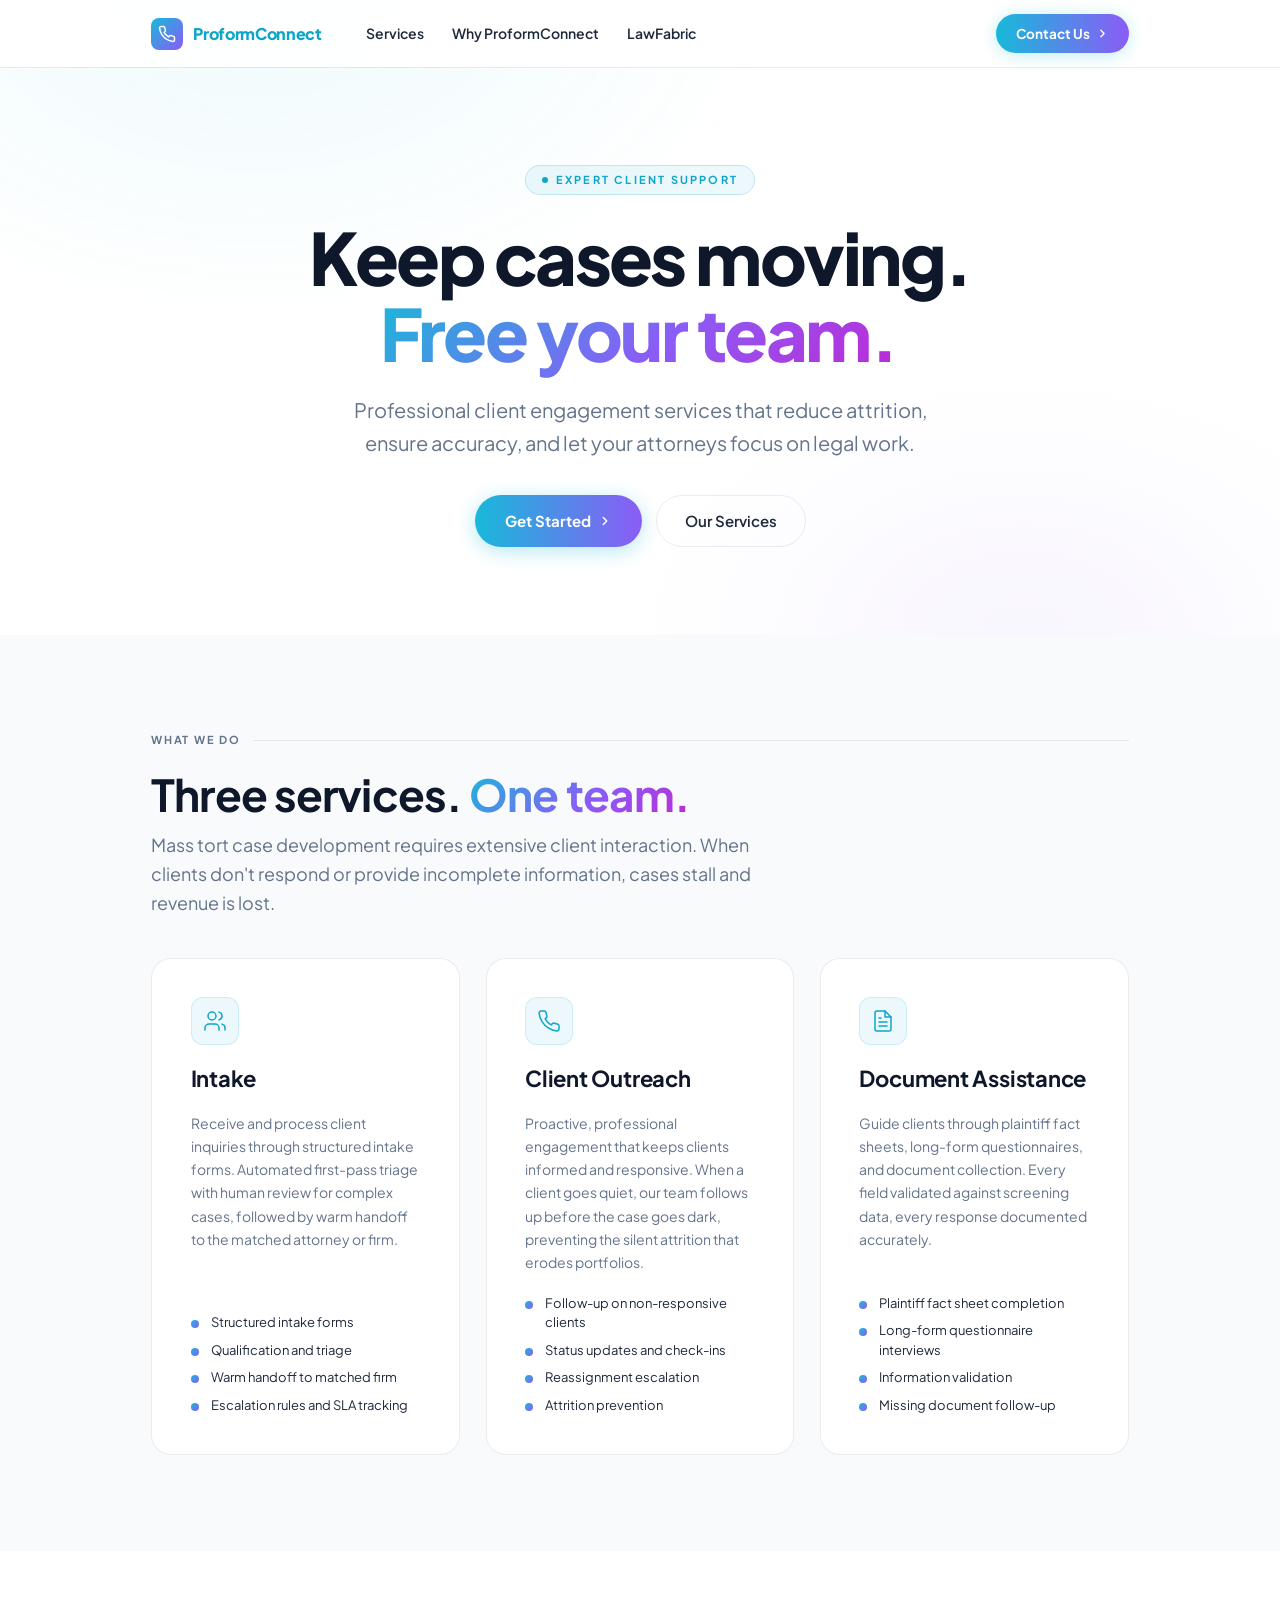
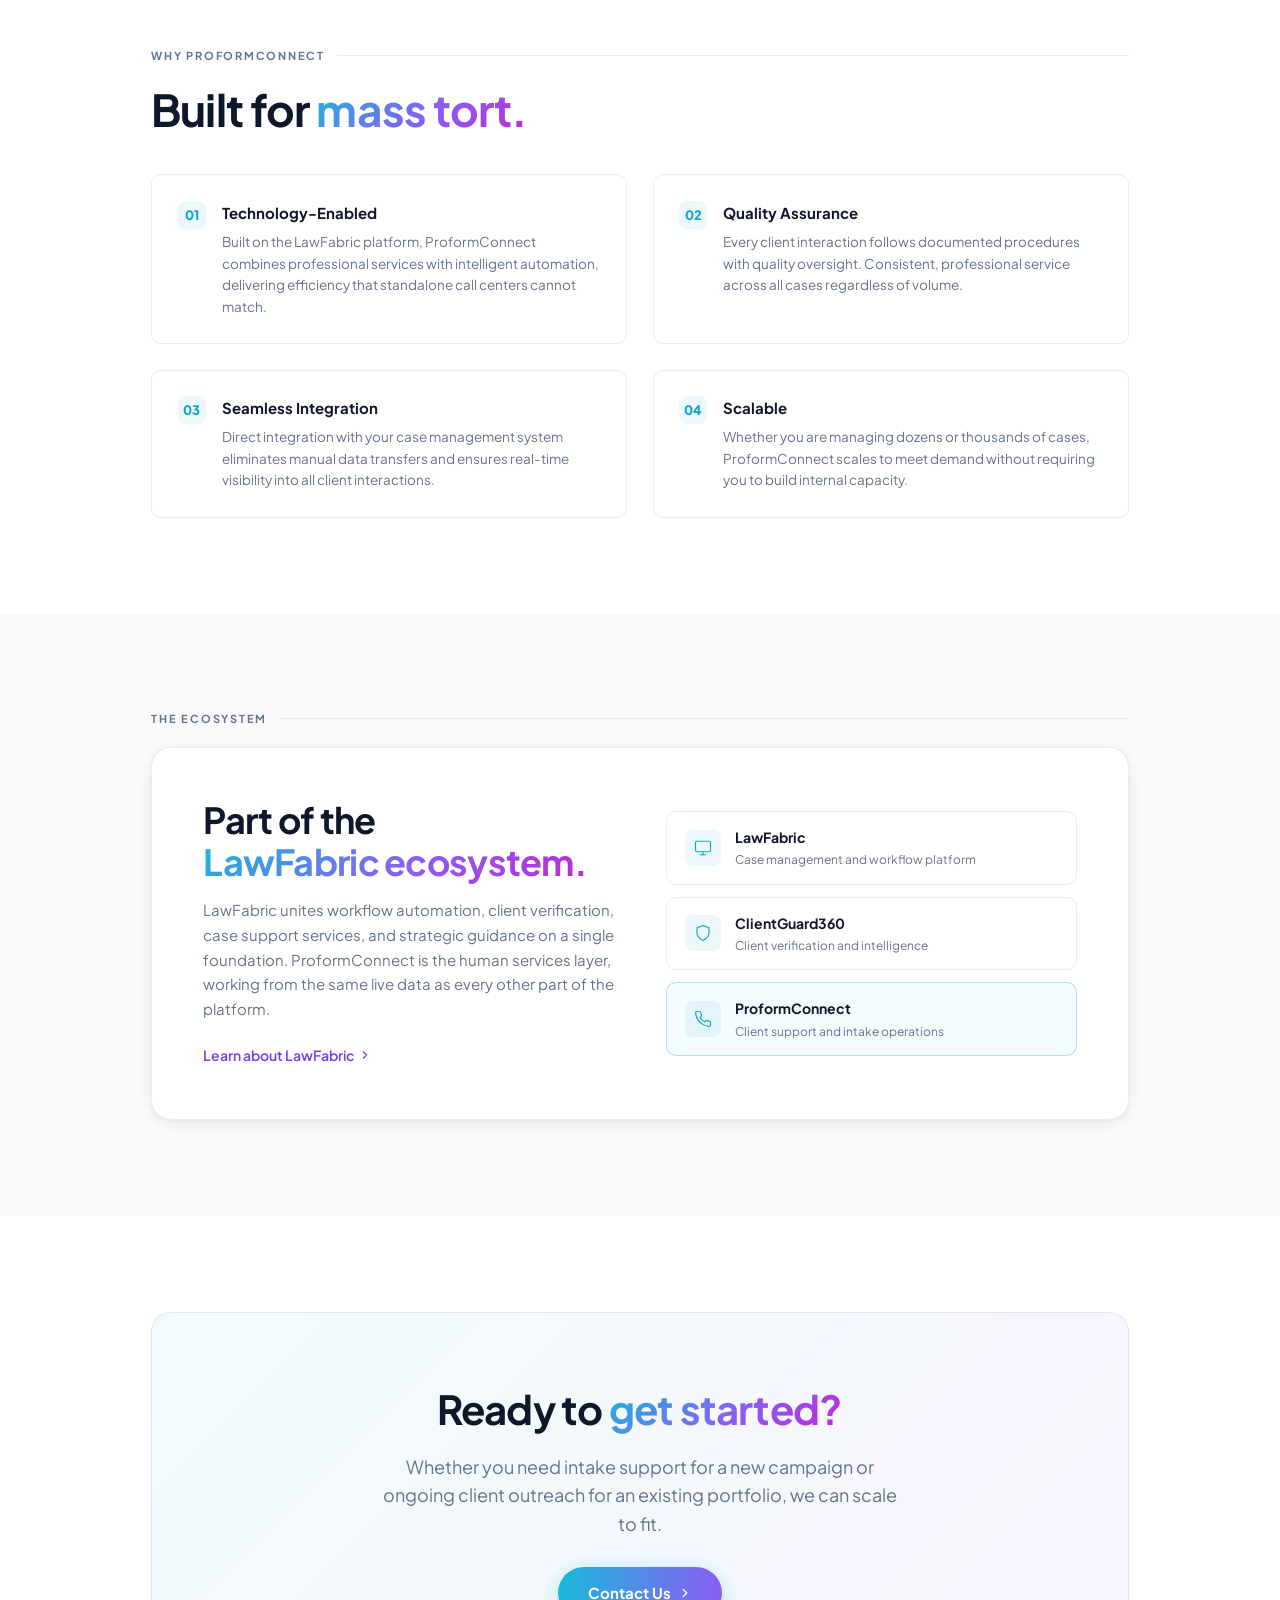
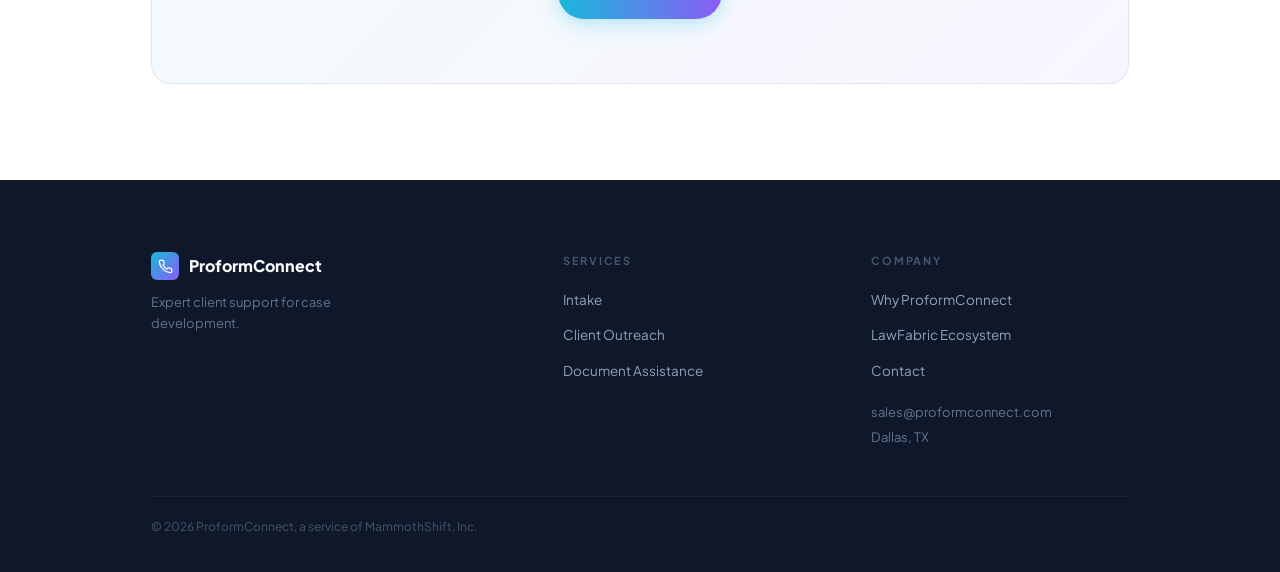
<file: v1/index.html>
<!DOCTYPE html>
<html lang="en">
<head>
  <meta charset="UTF-8">
  <meta name="viewport" content="width=device-width, initial-scale=1.0">
  <meta name="description" content="Professional client engagement services for plaintiff law firms. Intake, client outreach, and document assistance that keep cases moving forward.">
  <meta property="og:type" content="website">
  <meta property="og:title" content="ProformConnect | Expert Client Support for Case Development">
  <meta property="og:description" content="Professional client engagement services for plaintiff law firms. Intake, client outreach, and document assistance that keep cases moving forward.">
  <title>ProformConnect | Expert Client Support for Case Development</title>
  <link rel="preconnect" href="https://fonts.googleapis.com">
  <link rel="preconnect" href="https://fonts.gstatic.com" crossorigin>
  <link href="https://fonts.googleapis.com/css2?family=Plus+Jakarta+Sans:wght@300;400;500;600;700;800&display=swap" rel="stylesheet">
  <link rel="stylesheet" href="css/main.css">
</head>
<body>


<!-- ══════════════════════════════════════════════
     NAV
══════════════════════════════════════════════ -->
<nav class="nav" id="nav">
  <div class="nav__inner">

    <a href="index.html" class="nav__logo">
      <div class="nav__logo-icon">
        <svg viewBox="0 0 24 24"><path d="M22 16.92v3a2 2 0 0 1-2.18 2 19.79 19.79 0 0 1-8.63-3.07 19.5 19.5 0 0 1-6-6 19.79 19.79 0 0 1-3.07-8.67A2 2 0 0 1 4.11 2h3a2 2 0 0 1 2 1.72 12.84 12.84 0 0 0 .7 2.81 2 2 0 0 1-.45 2.11L8.09 9.91a16 16 0 0 0 6 6l1.27-1.27a2 2 0 0 1 2.11-.45 12.84 12.84 0 0 0 2.81.7A2 2 0 0 1 22 16.92z"/></svg>
      </div>
      ProformConnect
    </a>

    <ul class="nav__links">
      <li><a class="nav__link" href="#services">Services</a></li>
      <li><a class="nav__link" href="#why">Why ProformConnect</a></li>
      <li><a class="nav__link" href="#ecosystem">LawFabric</a></li>
    </ul>

    <a href="#contact" class="nav__cta">
      Contact Us
      <svg width="13" height="13" viewBox="0 0 24 24" fill="none" stroke="currentColor" stroke-width="2.5" stroke-linecap="round" stroke-linejoin="round"><polyline points="9 18 15 12 9 6"/></svg>
    </a>

    <button class="nav__burger" id="burger" aria-label="Menu">
      <span></span><span></span><span></span>
    </button>

  </div>

  <div class="nav__mobile" id="mobile-nav">
    <a href="#services">Services</a>
    <a href="#why">Why ProformConnect</a>
    <a href="#ecosystem">LawFabric</a>
    <a href="#contact" style="color:var(--cyan); font-weight:700;">Contact Us</a>
  </div>
</nav>


<!-- ══════════════════════════════════════════════
     HERO
══════════════════════════════════════════════ -->
<section class="hero">
  <div class="wrap">

    <div class="hero__eyebrow anim">Expert Client Support</div>

    <h1 class="hero__headline anim d1">
      Keep cases moving.<br>
      <span class="grad">Free your team.</span>
    </h1>

    <p class="hero__sub anim d2">
      Professional client engagement services that reduce attrition, ensure accuracy, and let your attorneys focus on legal work.
    </p>

    <div class="hero__actions anim d3">
      <a href="#contact" class="btn-primary">
        Get Started
        <svg width="14" height="14" viewBox="0 0 24 24" fill="none" stroke="currentColor" stroke-width="2.5" stroke-linecap="round" stroke-linejoin="round"><polyline points="9 18 15 12 9 6"/></svg>
      </a>
      <a href="#services" class="btn-ghost">Our Services</a>
    </div>

  </div>
</section>


<!-- ══════════════════════════════════════════════
     SERVICES
══════════════════════════════════════════════ -->
<section class="services" id="services">
  <div class="wrap">

    <div class="section-label anim"><span>What We Do</span><span></span></div>

    <h2 class="services__headline anim d1">
      Three services. <span class="grad">One team.</span>
    </h2>
    <p class="services__sub anim d2">
      Mass tort case development requires extensive client interaction. When clients don't respond or provide incomplete information, cases stall and revenue is lost.
    </p>

    <div class="services__grid">

      <div class="svc-card anim d3">
        <div class="svc-card__icon">
          <svg viewBox="0 0 24 24"><path d="M16 21v-2a4 4 0 0 0-4-4H6a4 4 0 0 0-4 4v2"/><circle cx="9" cy="7" r="4"/><path d="M22 21v-2a4 4 0 0 0-3-3.87"/><path d="M16 3.13a4 4 0 0 1 0 7.75"/></svg>
        </div>
        <h3 class="svc-card__title">Intake</h3>
        <p class="svc-card__body">
          Receive and process client inquiries through structured intake forms. Automated first-pass triage with human review for complex cases, followed by warm handoff to the matched attorney or firm.
        </p>
        <ul class="svc-card__list">
          <li>Structured intake forms</li>
          <li>Qualification and triage</li>
          <li>Warm handoff to matched firm</li>
          <li>Escalation rules and SLA tracking</li>
        </ul>
      </div>

      <div class="svc-card anim d4">
        <div class="svc-card__icon">
          <svg viewBox="0 0 24 24"><path d="M22 16.92v3a2 2 0 0 1-2.18 2 19.79 19.79 0 0 1-8.63-3.07 19.5 19.5 0 0 1-6-6 19.79 19.79 0 0 1-3.07-8.67A2 2 0 0 1 4.11 2h3a2 2 0 0 1 2 1.72 12.84 12.84 0 0 0 .7 2.81 2 2 0 0 1-.45 2.11L8.09 9.91a16 16 0 0 0 6 6l1.27-1.27a2 2 0 0 1 2.11-.45 12.84 12.84 0 0 0 2.81.7A2 2 0 0 1 22 16.92z"/></svg>
        </div>
        <h3 class="svc-card__title">Client Outreach</h3>
        <p class="svc-card__body">
          Proactive, professional engagement that keeps clients informed and responsive. When a client goes quiet, our team follows up before the case goes dark, preventing the silent attrition that erodes portfolios.
        </p>
        <ul class="svc-card__list">
          <li>Follow-up on non-responsive clients</li>
          <li>Status updates and check-ins</li>
          <li>Reassignment escalation</li>
          <li>Attrition prevention</li>
        </ul>
      </div>

      <div class="svc-card anim d5">
        <div class="svc-card__icon">
          <svg viewBox="0 0 24 24"><path d="M14 2H6a2 2 0 0 0-2 2v16a2 2 0 0 0 2 2h12a2 2 0 0 0 2-2V8z"/><polyline points="14 2 14 8 20 8"/><line x1="16" y1="13" x2="8" y2="13"/><line x1="16" y1="17" x2="8" y2="17"/><polyline points="10 9 9 9 8 9"/></svg>
        </div>
        <h3 class="svc-card__title">Document Assistance</h3>
        <p class="svc-card__body">
          Guide clients through plaintiff fact sheets, long-form questionnaires, and document collection. Every field validated against screening data, every response documented accurately.
        </p>
        <ul class="svc-card__list">
          <li>Plaintiff fact sheet completion</li>
          <li>Long-form questionnaire interviews</li>
          <li>Information validation</li>
          <li>Missing document follow-up</li>
        </ul>
      </div>

    </div>
  </div>
</section>


<!-- ══════════════════════════════════════════════
     WHY
══════════════════════════════════════════════ -->
<section class="why" id="why">
  <div class="wrap">

    <div class="section-label anim"><span>Why ProformConnect</span><span></span></div>

    <h2 class="why__headline anim d1">
      Built for <span class="grad">mass tort.</span>
    </h2>

    <div class="why__grid">

      <div class="why-card anim d2">
        <div class="why-card__num">01</div>
        <div>
          <div class="why-card__title">Technology-Enabled</div>
          <p class="why-card__body">Built on the LawFabric platform, ProformConnect combines professional services with intelligent automation, delivering efficiency that standalone call centers cannot match.</p>
        </div>
      </div>

      <div class="why-card anim d3">
        <div class="why-card__num">02</div>
        <div>
          <div class="why-card__title">Quality Assurance</div>
          <p class="why-card__body">Every client interaction follows documented procedures with quality oversight. Consistent, professional service across all cases regardless of volume.</p>
        </div>
      </div>

      <div class="why-card anim d4">
        <div class="why-card__num">03</div>
        <div>
          <div class="why-card__title">Seamless Integration</div>
          <p class="why-card__body">Direct integration with your case management system eliminates manual data transfers and ensures real-time visibility into all client interactions.</p>
        </div>
      </div>

      <div class="why-card anim d5">
        <div class="why-card__num">04</div>
        <div>
          <div class="why-card__title">Scalable</div>
          <p class="why-card__body">Whether you are managing dozens or thousands of cases, ProformConnect scales to meet demand without requiring you to build internal capacity.</p>
        </div>
      </div>

    </div>
  </div>
</section>


<!-- ══════════════════════════════════════════════
     ECOSYSTEM
══════════════════════════════════════════════ -->
<section class="ecosystem" id="ecosystem">
  <div class="wrap">

    <div class="section-label anim"><span>The Ecosystem</span><span></span></div>

    <div class="eco-card anim d1">
      <div>
        <h2 class="eco-card__headline">
          Part of the<br>
          <span class="grad">LawFabric ecosystem.</span>
        </h2>
        <p class="eco-card__body">
          LawFabric unites workflow automation, client verification, case support services, and strategic guidance on a single foundation. ProformConnect is the human services layer, working from the same live data as every other part of the platform.
        </p>
        <a href="../LegalSlash/LawFabric/Website/index.html" class="eco-card__link">
          Learn about LawFabric
          <svg width="12" height="12" viewBox="0 0 24 24" fill="none" stroke="currentColor" stroke-width="2.5" stroke-linecap="round" stroke-linejoin="round"><polyline points="9 18 15 12 9 6"/></svg>
        </a>
      </div>

      <div class="eco-products">
        <div class="eco-product">
          <div class="eco-product__icon">
            <svg viewBox="0 0 24 24"><rect x="2" y="3" width="20" height="14" rx="2" ry="2"/><line x1="8" y1="21" x2="16" y2="21"/><line x1="12" y1="17" x2="12" y2="21"/></svg>
          </div>
          <div>
            <div class="eco-product__name">LawFabric</div>
            <div class="eco-product__desc">Case management and workflow platform</div>
          </div>
        </div>
        <div class="eco-product">
          <div class="eco-product__icon">
            <svg viewBox="0 0 24 24"><path d="M12 22s8-4 8-10V5l-8-3-8 3v7c0 6 8 10 8 10z"/></svg>
          </div>
          <div>
            <div class="eco-product__name">ClientGuard360</div>
            <div class="eco-product__desc">Client verification and intelligence</div>
          </div>
        </div>
        <div class="eco-product eco-product--active">
          <div class="eco-product__icon">
            <svg viewBox="0 0 24 24"><path d="M22 16.92v3a2 2 0 0 1-2.18 2 19.79 19.79 0 0 1-8.63-3.07 19.5 19.5 0 0 1-6-6 19.79 19.79 0 0 1-3.07-8.67A2 2 0 0 1 4.11 2h3a2 2 0 0 1 2 1.72 12.84 12.84 0 0 0 .7 2.81 2 2 0 0 1-.45 2.11L8.09 9.91a16 16 0 0 0 6 6l1.27-1.27a2 2 0 0 1 2.11-.45 12.84 12.84 0 0 0 2.81.7A2 2 0 0 1 22 16.92z"/></svg>
          </div>
          <div>
            <div class="eco-product__name">ProformConnect</div>
            <div class="eco-product__desc">Client support and intake operations</div>
          </div>
        </div>
      </div>
    </div>

  </div>
</section>


<!-- ══════════════════════════════════════════════
     CTA
══════════════════════════════════════════════ -->
<section class="cta-section" id="contact">
  <div class="wrap">

    <div class="cta-card anim">
      <h2 class="cta-card__headline">
        Ready to <span class="grad">get started?</span>
      </h2>
      <p class="cta-card__body">
        Whether you need intake support for a new campaign or ongoing client outreach for an existing portfolio, we can scale to fit.
      </p>
      <a href="mailto:sales@proformconnect.com" class="btn-primary">
        Contact Us
        <svg width="14" height="14" viewBox="0 0 24 24" fill="none" stroke="currentColor" stroke-width="2.5" stroke-linecap="round" stroke-linejoin="round"><polyline points="9 18 15 12 9 6"/></svg>
      </a>
    </div>

  </div>
</section>


<!-- ══════════════════════════════════════════════
     FOOTER
══════════════════════════════════════════════ -->
<footer>
  <div class="wrap">
    <div class="footer__grid">

      <div>
        <div class="footer__brand">
          <div class="footer__logo">
            <div class="footer__logo-icon">
              <svg viewBox="0 0 24 24"><path d="M22 16.92v3a2 2 0 0 1-2.18 2 19.79 19.79 0 0 1-8.63-3.07 19.5 19.5 0 0 1-6-6 19.79 19.79 0 0 1-3.07-8.67A2 2 0 0 1 4.11 2h3a2 2 0 0 1 2 1.72 12.84 12.84 0 0 0 .7 2.81 2 2 0 0 1-.45 2.11L8.09 9.91a16 16 0 0 0 6 6l1.27-1.27a2 2 0 0 1 2.11-.45 12.84 12.84 0 0 0 2.81.7A2 2 0 0 1 22 16.92z"/></svg>
            </div>
            ProformConnect
          </div>
          <p class="footer__tagline">Expert client support for case development.</p>
        </div>
      </div>

      <div>
        <div class="footer__col-title">Services</div>
        <ul class="footer__links">
          <li><a href="#services">Intake</a></li>
          <li><a href="#services">Client Outreach</a></li>
          <li><a href="#services">Document Assistance</a></li>
        </ul>
      </div>

      <div>
        <div class="footer__col-title">Company</div>
        <ul class="footer__links">
          <li><a href="#why">Why ProformConnect</a></li>
          <li><a href="#ecosystem">LawFabric Ecosystem</a></li>
          <li><a href="#contact">Contact</a></li>
        </ul>
        <div style="margin-top:20px; font-size:13px; color:#64748b;">
          <div>sales@proformconnect.com</div>
          <div style="margin-top:4px;">Dallas, TX</div>
        </div>
      </div>

    </div>

    <div class="footer__bottom">
      <span>&copy; 2026 ProformConnect, a service of MammothShift, Inc.</span>
    </div>
  </div>
</footer>

<script src="js/main.js"></script>
</body>
</html>
</file>
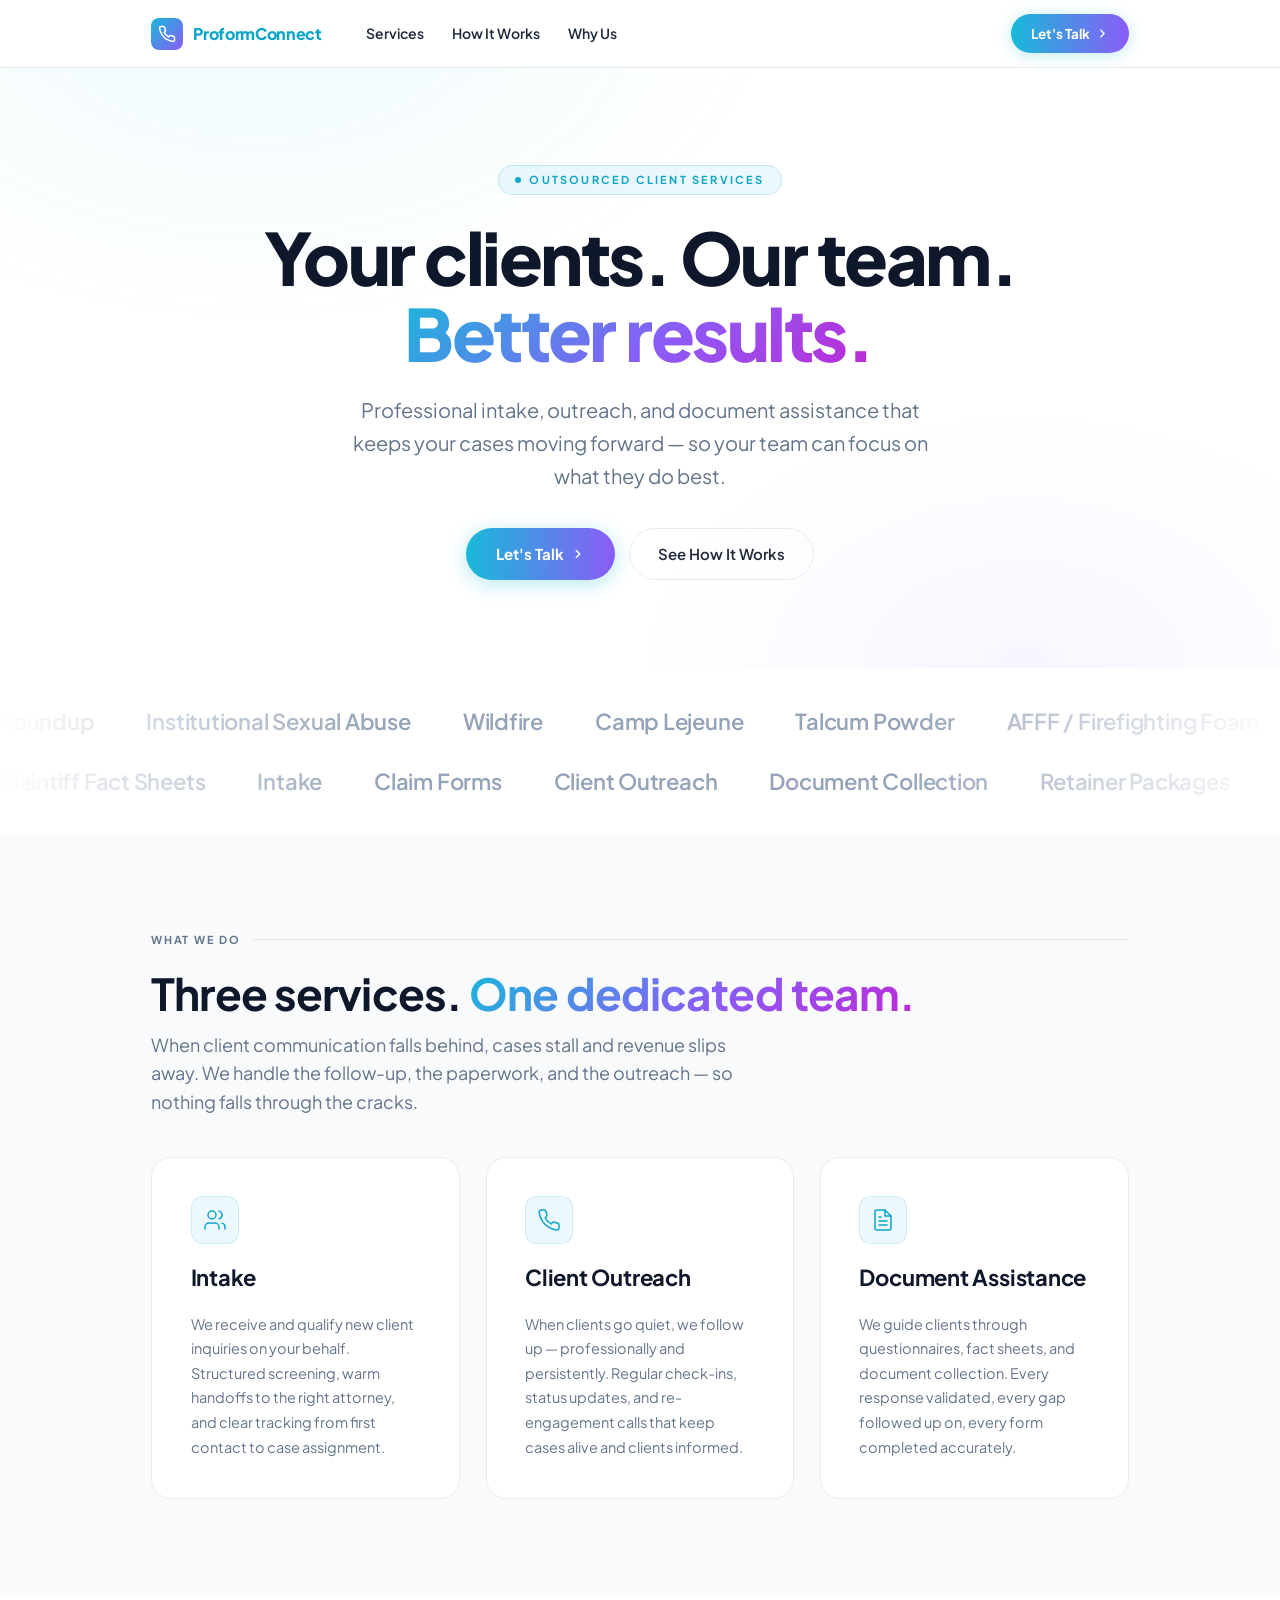
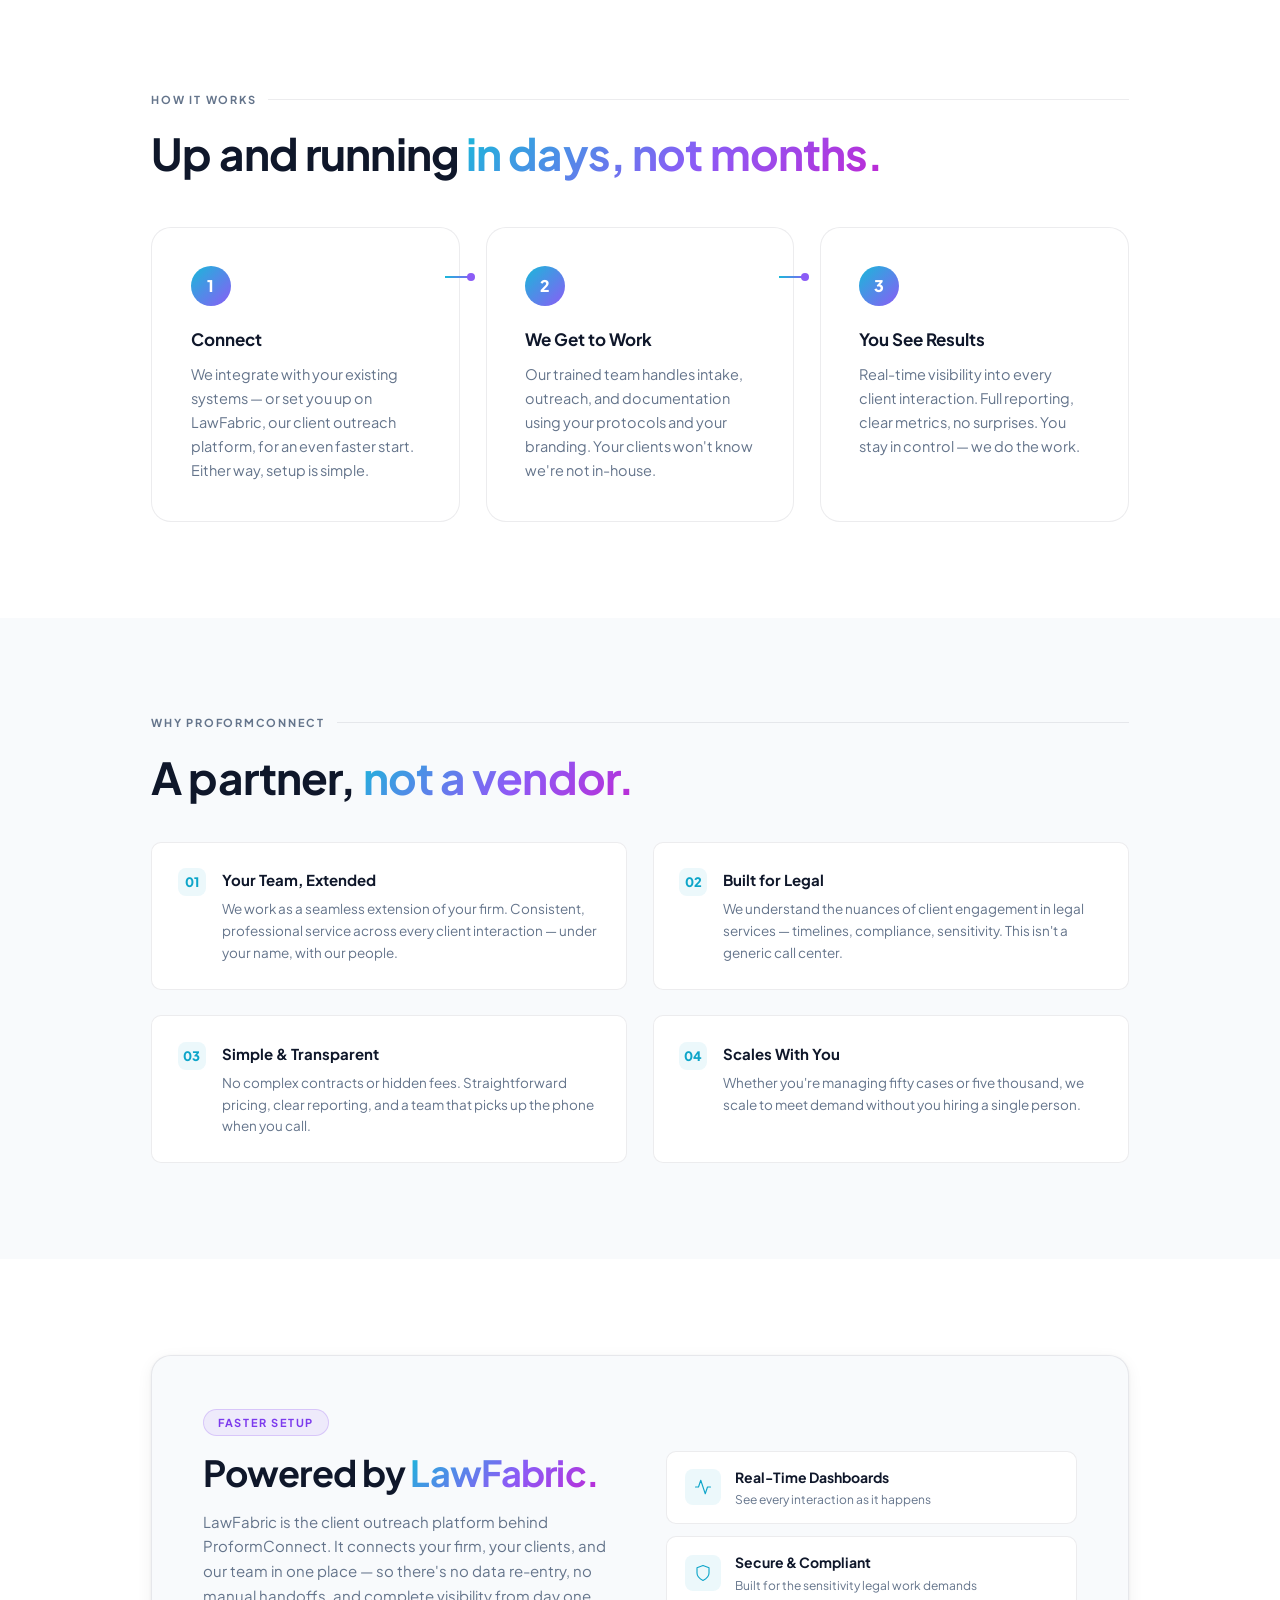
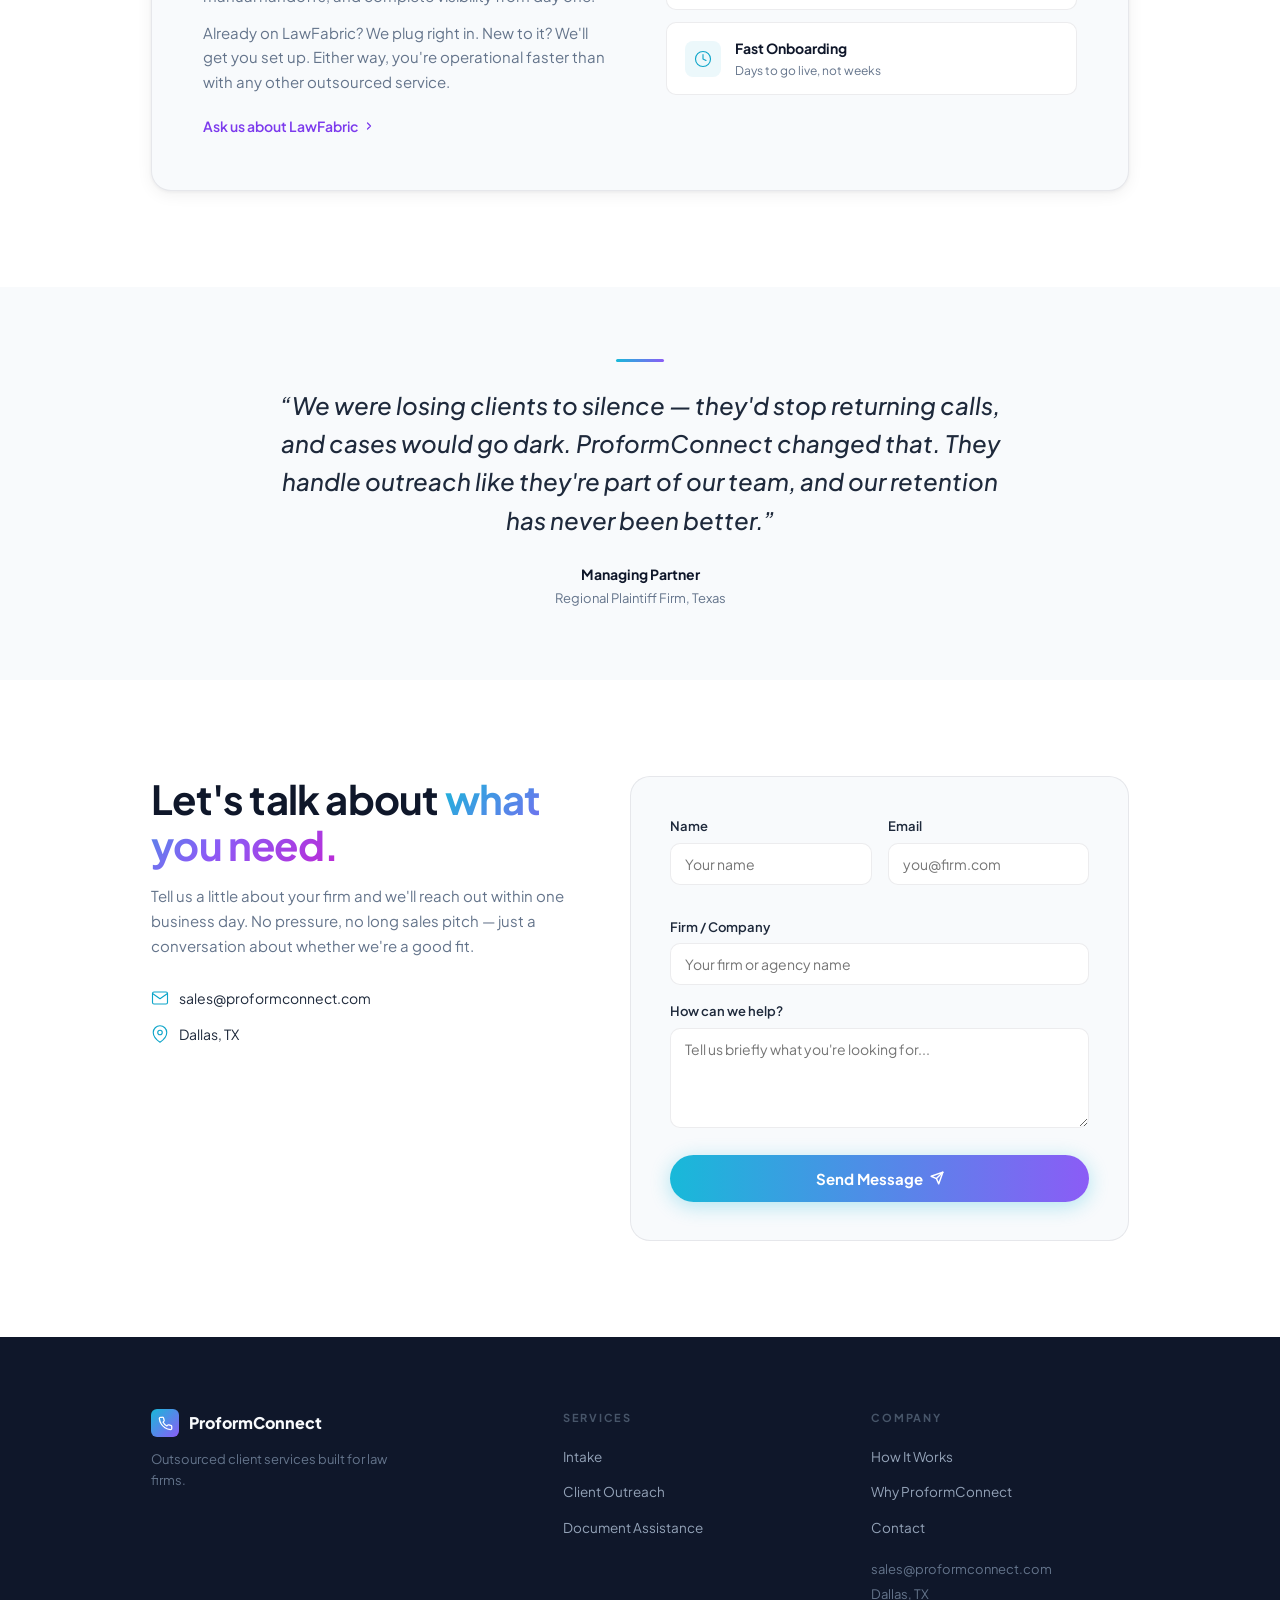
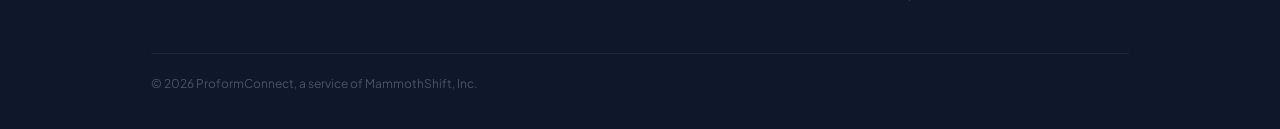
<file: v2/index.html>
<!DOCTYPE html>
<html lang="en">
<head>
  <meta charset="UTF-8">
  <meta name="viewport" content="width=device-width, initial-scale=1.0">
  <meta name="description" content="Outsourced intake, client outreach, and document assistance for law firms and marketing agencies. Professional, simple, and built for legal.">
  <meta property="og:type" content="website">
  <meta property="og:title" content="ProformConnect | Outsourced Client Services for Law Firms">
  <meta property="og:description" content="Outsourced intake, client outreach, and document assistance for law firms and marketing agencies. Professional, simple, and built for legal.">
  <title>ProformConnect | Outsourced Client Services for Law Firms</title>
  <link rel="preconnect" href="https://fonts.googleapis.com">
  <link rel="preconnect" href="https://fonts.gstatic.com" crossorigin>
  <link href="https://fonts.googleapis.com/css2?family=Plus+Jakarta+Sans:wght@300;400;500;600;700;800&display=swap" rel="stylesheet">
  <link rel="stylesheet" href="css/main.css">
</head>
<body>


<!-- NAV -->
<nav class="nav" id="nav">
  <div class="nav__inner">

    <a href="index.html" class="nav__logo">
      <div class="nav__logo-icon">
        <svg viewBox="0 0 24 24"><path d="M22 16.92v3a2 2 0 0 1-2.18 2 19.79 19.79 0 0 1-8.63-3.07 19.5 19.5 0 0 1-6-6 19.79 19.79 0 0 1-3.07-8.67A2 2 0 0 1 4.11 2h3a2 2 0 0 1 2 1.72 12.84 12.84 0 0 0 .7 2.81 2 2 0 0 1-.45 2.11L8.09 9.91a16 16 0 0 0 6 6l1.27-1.27a2 2 0 0 1 2.11-.45 12.84 12.84 0 0 0 2.81.7A2 2 0 0 1 22 16.92z"/></svg>
      </div>
      ProformConnect
    </a>

    <ul class="nav__links">
      <li><a class="nav__link" href="#services">Services</a></li>
      <li><a class="nav__link" href="#how">How It Works</a></li>
      <li><a class="nav__link" href="#why">Why Us</a></li>
    </ul>

    <a href="#contact" class="nav__cta">
      Let's Talk
      <svg width="13" height="13" viewBox="0 0 24 24" fill="none" stroke="currentColor" stroke-width="2.5" stroke-linecap="round" stroke-linejoin="round"><polyline points="9 18 15 12 9 6"/></svg>
    </a>

    <button class="nav__burger" id="burger" aria-label="Menu">
      <span></span><span></span><span></span>
    </button>

  </div>

  <div class="nav__mobile" id="mobile-nav">
    <a href="#services">Services</a>
    <a href="#how">How It Works</a>
    <a href="#why">Why Us</a>
    <a href="#contact" style="color:var(--cyan); font-weight:700;">Let's Talk</a>
  </div>
</nav>


<!-- HERO -->
<section class="hero">
  <div class="wrap">

    <div class="hero__eyebrow anim">Outsourced Client Services</div>

    <h1 class="hero__headline anim d1">
      Your clients. Our team.<br>
      <span class="grad">Better results.</span>
    </h1>

    <p class="hero__sub anim d2">
      Professional intake, outreach, and document assistance that keeps your cases moving forward &mdash; so your team can focus on what they do best.
    </p>

    <div class="hero__actions anim d3">
      <a href="#contact" class="btn-primary">
        Let's Talk
        <svg width="14" height="14" viewBox="0 0 24 24" fill="none" stroke="currentColor" stroke-width="2.5" stroke-linecap="round" stroke-linejoin="round"><polyline points="9 18 15 12 9 6"/></svg>
      </a>
      <a href="#how" class="btn-ghost">See How It Works</a>
    </div>

  </div>
</section>


<!-- EXPERIENCE -->
<section class="experience">

  <div class="marquee">
    <div class="marquee__track">
      <span>Roundup</span>
      <span>Institutional Sexual Abuse</span>
      <span>Wildfire</span>
      <span>Camp Lejeune</span>
      <span>Talcum Powder</span>
      <span>AFFF / Firefighting Foam</span>
      <span>Hernia Mesh</span>
      <span>NEC Baby Formula</span>
      <span>Hair Relaxer</span>
      <span>Paraquat</span>
      <span class="marquee__more">and more</span>
      <span>Roundup</span>
      <span>Institutional Sexual Abuse</span>
      <span>Wildfire</span>
      <span>Camp Lejeune</span>
      <span>Talcum Powder</span>
      <span>AFFF / Firefighting Foam</span>
      <span>Hernia Mesh</span>
      <span>NEC Baby Formula</span>
      <span>Hair Relaxer</span>
      <span>Paraquat</span>
      <span class="marquee__more">and more</span>
    </div>
  </div>

  <div class="marquee">
    <div class="marquee__track marquee__track--reverse">
      <span>Plaintiff Fact Sheets</span>
      <span>Intake</span>
      <span>Claim Forms</span>
      <span>Client Outreach</span>
      <span>Document Collection</span>
      <span>Retainer Packages</span>
      <span>Status Updates</span>
      <span>Re-engagement Campaigns</span>
      <span>Census Verification</span>
      <span class="marquee__more">and more</span>
      <span>Plaintiff Fact Sheets</span>
      <span>Intake</span>
      <span>Claim Forms</span>
      <span>Client Outreach</span>
      <span>Document Collection</span>
      <span>Retainer Packages</span>
      <span>Status Updates</span>
      <span>Re-engagement Campaigns</span>
      <span>Census Verification</span>
      <span class="marquee__more">and more</span>
    </div>
  </div>

</section>


<!-- SERVICES -->
<section class="services" id="services">
  <div class="wrap">

    <div class="section-label anim"><span>What We Do</span><span></span></div>

    <h2 class="services__headline anim d1">
      Three services. <span class="grad">One dedicated team.</span>
    </h2>
    <p class="services__sub anim d2">
      When client communication falls behind, cases stall and revenue slips away. We handle the follow-up, the paperwork, and the outreach &mdash; so nothing falls through the cracks.
    </p>

    <div class="services__grid">

      <div class="svc-card anim d3">
        <div class="svc-card__icon">
          <svg viewBox="0 0 24 24"><path d="M16 21v-2a4 4 0 0 0-4-4H6a4 4 0 0 0-4 4v2"/><circle cx="9" cy="7" r="4"/><path d="M22 21v-2a4 4 0 0 0-3-3.87"/><path d="M16 3.13a4 4 0 0 1 0 7.75"/></svg>
        </div>
        <h3 class="svc-card__title">Intake</h3>
        <p class="svc-card__body">
          We receive and qualify new client inquiries on your behalf. Structured screening, warm handoffs to the right attorney, and clear tracking from first contact to case assignment.
        </p>
      </div>

      <div class="svc-card anim d4">
        <div class="svc-card__icon">
          <svg viewBox="0 0 24 24"><path d="M22 16.92v3a2 2 0 0 1-2.18 2 19.79 19.79 0 0 1-8.63-3.07 19.5 19.5 0 0 1-6-6 19.79 19.79 0 0 1-3.07-8.67A2 2 0 0 1 4.11 2h3a2 2 0 0 1 2 1.72 12.84 12.84 0 0 0 .7 2.81 2 2 0 0 1-.45 2.11L8.09 9.91a16 16 0 0 0 6 6l1.27-1.27a2 2 0 0 1 2.11-.45 12.84 12.84 0 0 0 2.81.7A2 2 0 0 1 22 16.92z"/></svg>
        </div>
        <h3 class="svc-card__title">Client Outreach</h3>
        <p class="svc-card__body">
          When clients go quiet, we follow up &mdash; professionally and persistently. Regular check-ins, status updates, and re-engagement calls that keep cases alive and clients informed.
        </p>
      </div>

      <div class="svc-card anim d5">
        <div class="svc-card__icon">
          <svg viewBox="0 0 24 24"><path d="M14 2H6a2 2 0 0 0-2 2v16a2 2 0 0 0 2 2h12a2 2 0 0 0 2-2V8z"/><polyline points="14 2 14 8 20 8"/><line x1="16" y1="13" x2="8" y2="13"/><line x1="16" y1="17" x2="8" y2="17"/><polyline points="10 9 9 9 8 9"/></svg>
        </div>
        <h3 class="svc-card__title">Document Assistance</h3>
        <p class="svc-card__body">
          We guide clients through questionnaires, fact sheets, and document collection. Every response validated, every gap followed up on, every form completed accurately.
        </p>
      </div>

    </div>
  </div>
</section>


<!-- HOW IT WORKS -->
<section class="how" id="how">
  <div class="wrap">

    <div class="section-label anim"><span>How It Works</span><span></span></div>

    <h2 class="how__headline anim d1">
      Up and running <span class="grad">in days, not months.</span>
    </h2>

    <div class="how__grid">

      <div class="how-step anim d2">
        <div class="how-step__num">1</div>
        <div class="how-step__connector"></div>
        <h3 class="how-step__title">Connect</h3>
        <p class="how-step__body">
          We integrate with your existing systems &mdash; or set you up on LawFabric, our client outreach platform, for an even faster start. Either way, setup is simple.
        </p>
      </div>

      <div class="how-step anim d3">
        <div class="how-step__num">2</div>
        <div class="how-step__connector"></div>
        <h3 class="how-step__title">We Get to Work</h3>
        <p class="how-step__body">
          Our trained team handles intake, outreach, and documentation using your protocols and your branding. Your clients won't know we're not in-house.
        </p>
      </div>

      <div class="how-step anim d4">
        <div class="how-step__num">3</div>
        <h3 class="how-step__title">You See Results</h3>
        <p class="how-step__body">
          Real-time visibility into every client interaction. Full reporting, clear metrics, no surprises. You stay in control &mdash; we do the work.
        </p>
      </div>

    </div>

  </div>
</section>


<!-- WHY -->
<section class="why" id="why">
  <div class="wrap">

    <div class="section-label anim"><span>Why ProformConnect</span><span></span></div>

    <h2 class="why__headline anim d1">
      A partner, <span class="grad">not a vendor.</span>
    </h2>

    <div class="why__grid">

      <div class="why-card anim d2">
        <div class="why-card__num">01</div>
        <div>
          <div class="why-card__title">Your Team, Extended</div>
          <p class="why-card__body">We work as a seamless extension of your firm. Consistent, professional service across every client interaction &mdash; under your name, with our people.</p>
        </div>
      </div>

      <div class="why-card anim d3">
        <div class="why-card__num">02</div>
        <div>
          <div class="why-card__title">Built for Legal</div>
          <p class="why-card__body">We understand the nuances of client engagement in legal services &mdash; timelines, compliance, sensitivity. This isn't a generic call center.</p>
        </div>
      </div>

      <div class="why-card anim d4">
        <div class="why-card__num">03</div>
        <div>
          <div class="why-card__title">Simple &amp; Transparent</div>
          <p class="why-card__body">No complex contracts or hidden fees. Straightforward pricing, clear reporting, and a team that picks up the phone when you call.</p>
        </div>
      </div>

      <div class="why-card anim d5">
        <div class="why-card__num">04</div>
        <div>
          <div class="why-card__title">Scales With You</div>
          <p class="why-card__body">Whether you're managing fifty cases or five thousand, we scale to meet demand without you hiring a single person.</p>
        </div>
      </div>

    </div>
  </div>
</section>


<!-- LAWFABRIC -->
<section class="lawfabric" id="lawfabric">
  <div class="wrap">

    <div class="lf-card anim d1">
      <div class="lf-card__content">
        <div class="lf-badge">Faster Setup</div>
        <h2 class="lf-card__headline">
          Powered by <span class="grad">LawFabric.</span>
        </h2>
        <p class="lf-card__body">
          LawFabric is the client outreach platform behind ProformConnect. It connects your firm, your clients, and our team in one place &mdash; so there's no data re-entry, no manual handoffs, and complete visibility from day one.
        </p>
        <p class="lf-card__body">
          Already on LawFabric? We plug right in. New to it? We'll get you set up. Either way, you're operational faster than with any other outsourced service.
        </p>
        <a href="#contact" class="lf-card__link">
          Ask us about LawFabric
          <svg width="12" height="12" viewBox="0 0 24 24" fill="none" stroke="currentColor" stroke-width="2.5" stroke-linecap="round" stroke-linejoin="round"><polyline points="9 18 15 12 9 6"/></svg>
        </a>
      </div>

      <div class="lf-card__features">
        <div class="lf-feature">
          <div class="lf-feature__icon">
            <svg viewBox="0 0 24 24"><polyline points="22 12 18 12 15 21 9 3 6 12 2 12"/></svg>
          </div>
          <div>
            <div class="lf-feature__name">Real-Time Dashboards</div>
            <div class="lf-feature__desc">See every interaction as it happens</div>
          </div>
        </div>
        <div class="lf-feature">
          <div class="lf-feature__icon">
            <svg viewBox="0 0 24 24"><path d="M12 22s8-4 8-10V5l-8-3-8 3v7c0 6 8 10 8 10z"/></svg>
          </div>
          <div>
            <div class="lf-feature__name">Secure &amp; Compliant</div>
            <div class="lf-feature__desc">Built for the sensitivity legal work demands</div>
          </div>
        </div>
        <div class="lf-feature">
          <div class="lf-feature__icon">
            <svg viewBox="0 0 24 24"><circle cx="12" cy="12" r="10"/><polyline points="12 6 12 12 16 14"/></svg>
          </div>
          <div>
            <div class="lf-feature__name">Fast Onboarding</div>
            <div class="lf-feature__desc">Days to go live, not weeks</div>
          </div>
        </div>
      </div>
    </div>

  </div>
</section>


<!-- TESTIMONIAL -->
<section class="testimonial-section">
  <div class="wrap">
    <div class="testimonial anim">
      <blockquote class="testimonial__quote">
        &ldquo;We were losing clients to silence &mdash; they'd stop returning calls, and cases would go dark. ProformConnect changed that. They handle outreach like they're part of our team, and our retention has never been better.&rdquo;
      </blockquote>
      <div class="testimonial__attr">
        <div class="testimonial__name">Managing Partner</div>
        <div class="testimonial__firm">Regional Plaintiff Firm, Texas</div>
      </div>
    </div>
  </div>
</section>


<!-- CONTACT -->
<section class="contact" id="contact">
  <div class="wrap">

    <div class="contact__grid">

      <div class="contact__info anim">
        <h2 class="contact__headline">
          Let's talk about <span class="grad">what you need.</span>
        </h2>
        <p class="contact__body">
          Tell us a little about your firm and we'll reach out within one business day. No pressure, no long sales pitch &mdash; just a conversation about whether we're a good fit.
        </p>
        <div class="contact__details">
          <div class="contact__detail">
            <svg viewBox="0 0 24 24"><path d="M4 4h16c1.1 0 2 .9 2 2v12c0 1.1-.9 2-2 2H4c-1.1 0-2-.9-2-2V6c0-1.1.9-2 2-2z"/><polyline points="22,6 12,13 2,6"/></svg>
            <a href="mailto:sales@proformconnect.com">sales@proformconnect.com</a>
          </div>
          <div class="contact__detail">
            <svg viewBox="0 0 24 24"><path d="M21 10c0 7-9 13-9 13s-9-6-9-13a9 9 0 0 1 18 0z"/><circle cx="12" cy="10" r="3"/></svg>
            <span>Dallas, TX</span>
          </div>
        </div>
      </div>

      <form class="contact-form anim d2" action="mailto:sales@proformconnect.com" method="POST" enctype="text/plain">
        <div class="contact-form__row">
          <div class="contact-form__field">
            <label for="name">Name</label>
            <input type="text" id="name" name="name" placeholder="Your name" required>
          </div>
          <div class="contact-form__field">
            <label for="email">Email</label>
            <input type="email" id="email" name="email" placeholder="you@firm.com" required>
          </div>
        </div>
        <div class="contact-form__field">
          <label for="company">Firm / Company</label>
          <input type="text" id="company" name="company" placeholder="Your firm or agency name">
        </div>
        <div class="contact-form__field">
          <label for="message">How can we help?</label>
          <textarea id="message" name="message" rows="4" placeholder="Tell us briefly what you're looking for..."></textarea>
        </div>
        <button type="submit" class="btn-primary contact-form__submit">
          Send Message
          <svg width="14" height="14" viewBox="0 0 24 24" fill="none" stroke="currentColor" stroke-width="2.5" stroke-linecap="round" stroke-linejoin="round"><line x1="22" y1="2" x2="11" y2="13"/><polygon points="22 2 15 22 11 13 2 9 22 2"/></svg>
        </button>
      </form>

    </div>

  </div>
</section>


<!-- FOOTER -->
<footer>
  <div class="wrap">
    <div class="footer__grid">

      <div>
        <div class="footer__brand">
          <div class="footer__logo">
            <div class="footer__logo-icon">
              <svg viewBox="0 0 24 24"><path d="M22 16.92v3a2 2 0 0 1-2.18 2 19.79 19.79 0 0 1-8.63-3.07 19.5 19.5 0 0 1-6-6 19.79 19.79 0 0 1-3.07-8.67A2 2 0 0 1 4.11 2h3a2 2 0 0 1 2 1.72 12.84 12.84 0 0 0 .7 2.81 2 2 0 0 1-.45 2.11L8.09 9.91a16 16 0 0 0 6 6l1.27-1.27a2 2 0 0 1 2.11-.45 12.84 12.84 0 0 0 2.81.7A2 2 0 0 1 22 16.92z"/></svg>
            </div>
            ProformConnect
          </div>
          <p class="footer__tagline">Outsourced client services built for law firms.</p>
        </div>
      </div>

      <div>
        <div class="footer__col-title">Services</div>
        <ul class="footer__links">
          <li><a href="#services">Intake</a></li>
          <li><a href="#services">Client Outreach</a></li>
          <li><a href="#services">Document Assistance</a></li>
        </ul>
      </div>

      <div>
        <div class="footer__col-title">Company</div>
        <ul class="footer__links">
          <li><a href="#how">How It Works</a></li>
          <li><a href="#why">Why ProformConnect</a></li>
          <li><a href="#contact">Contact</a></li>
        </ul>
        <div style="margin-top:20px; font-size:13px; color:#64748b;">
          <div>sales@proformconnect.com</div>
          <div style="margin-top:4px;">Dallas, TX</div>
        </div>
      </div>

    </div>

    <div class="footer__bottom">
      <span>&copy; 2026 ProformConnect, a service of MammothShift, Inc.</span>
    </div>
  </div>
</footer>

<script src="js/main.js"></script>
</body>
</html>
</file>
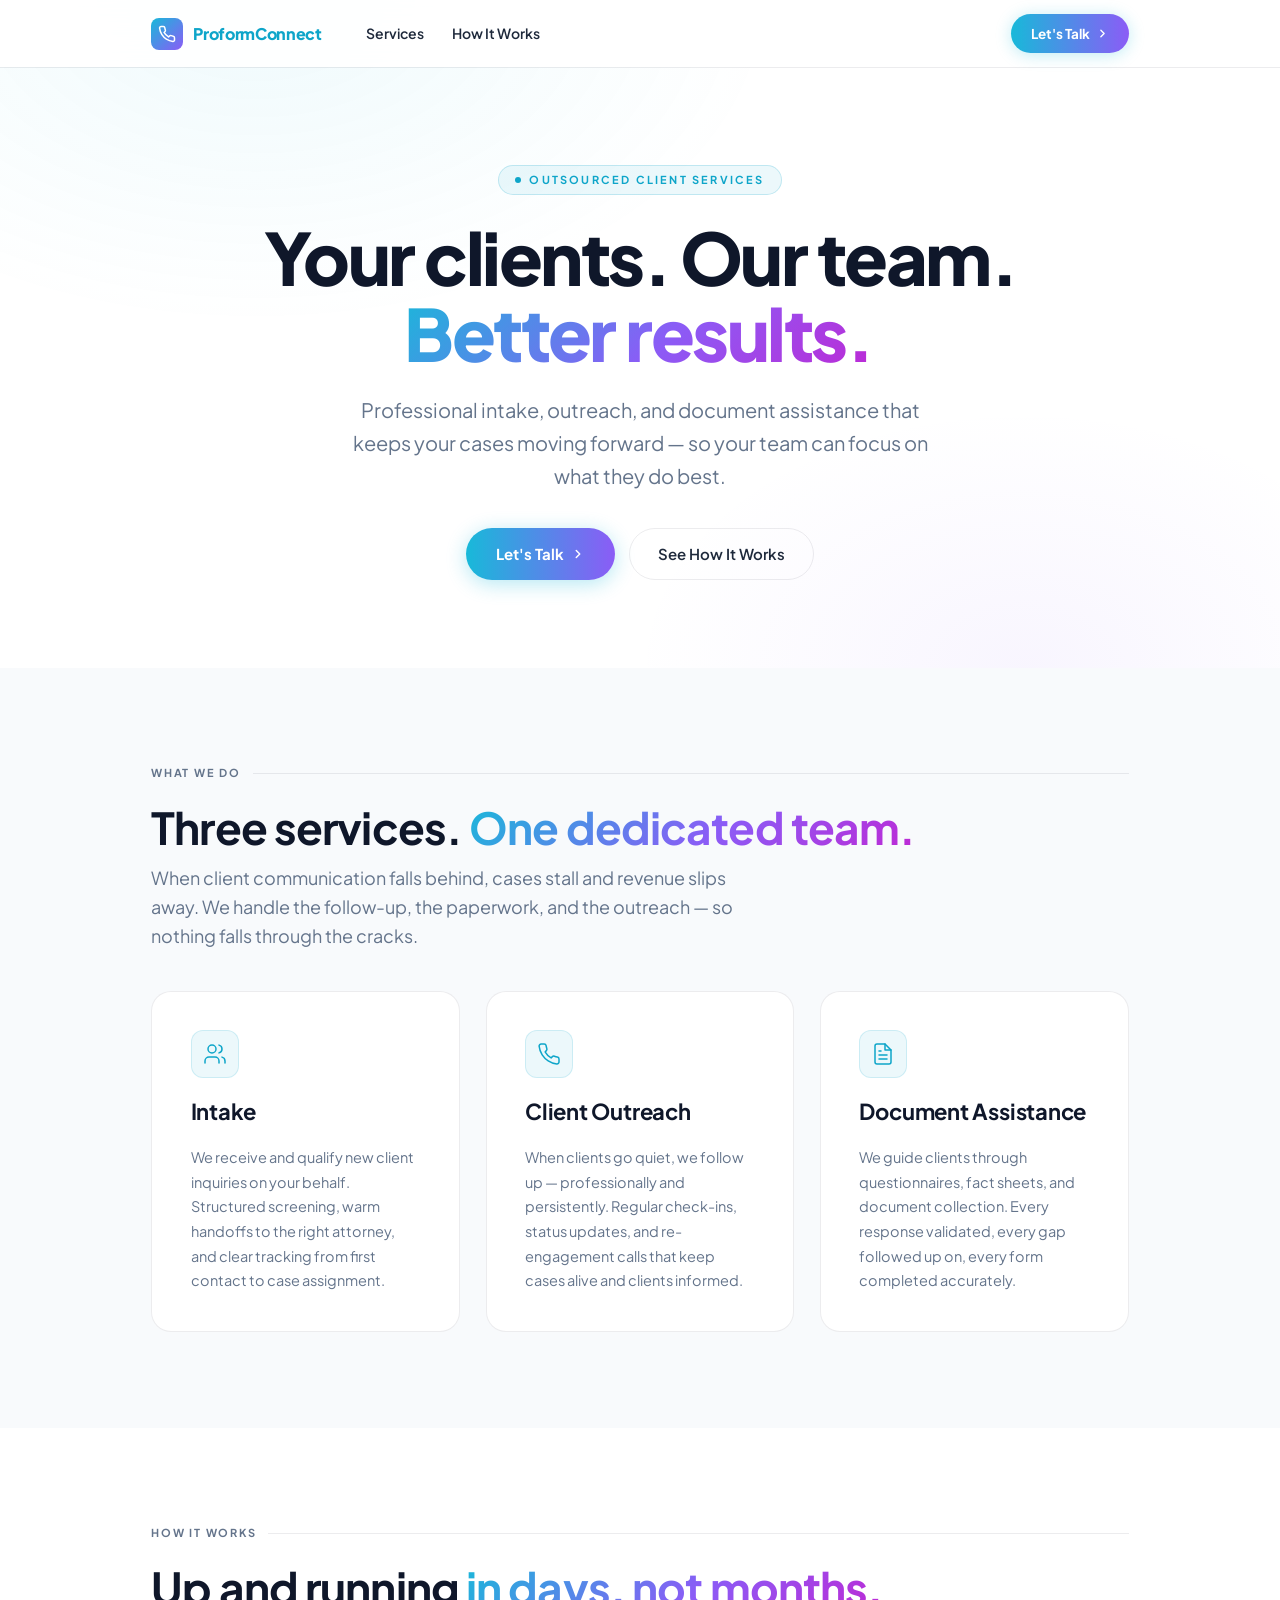
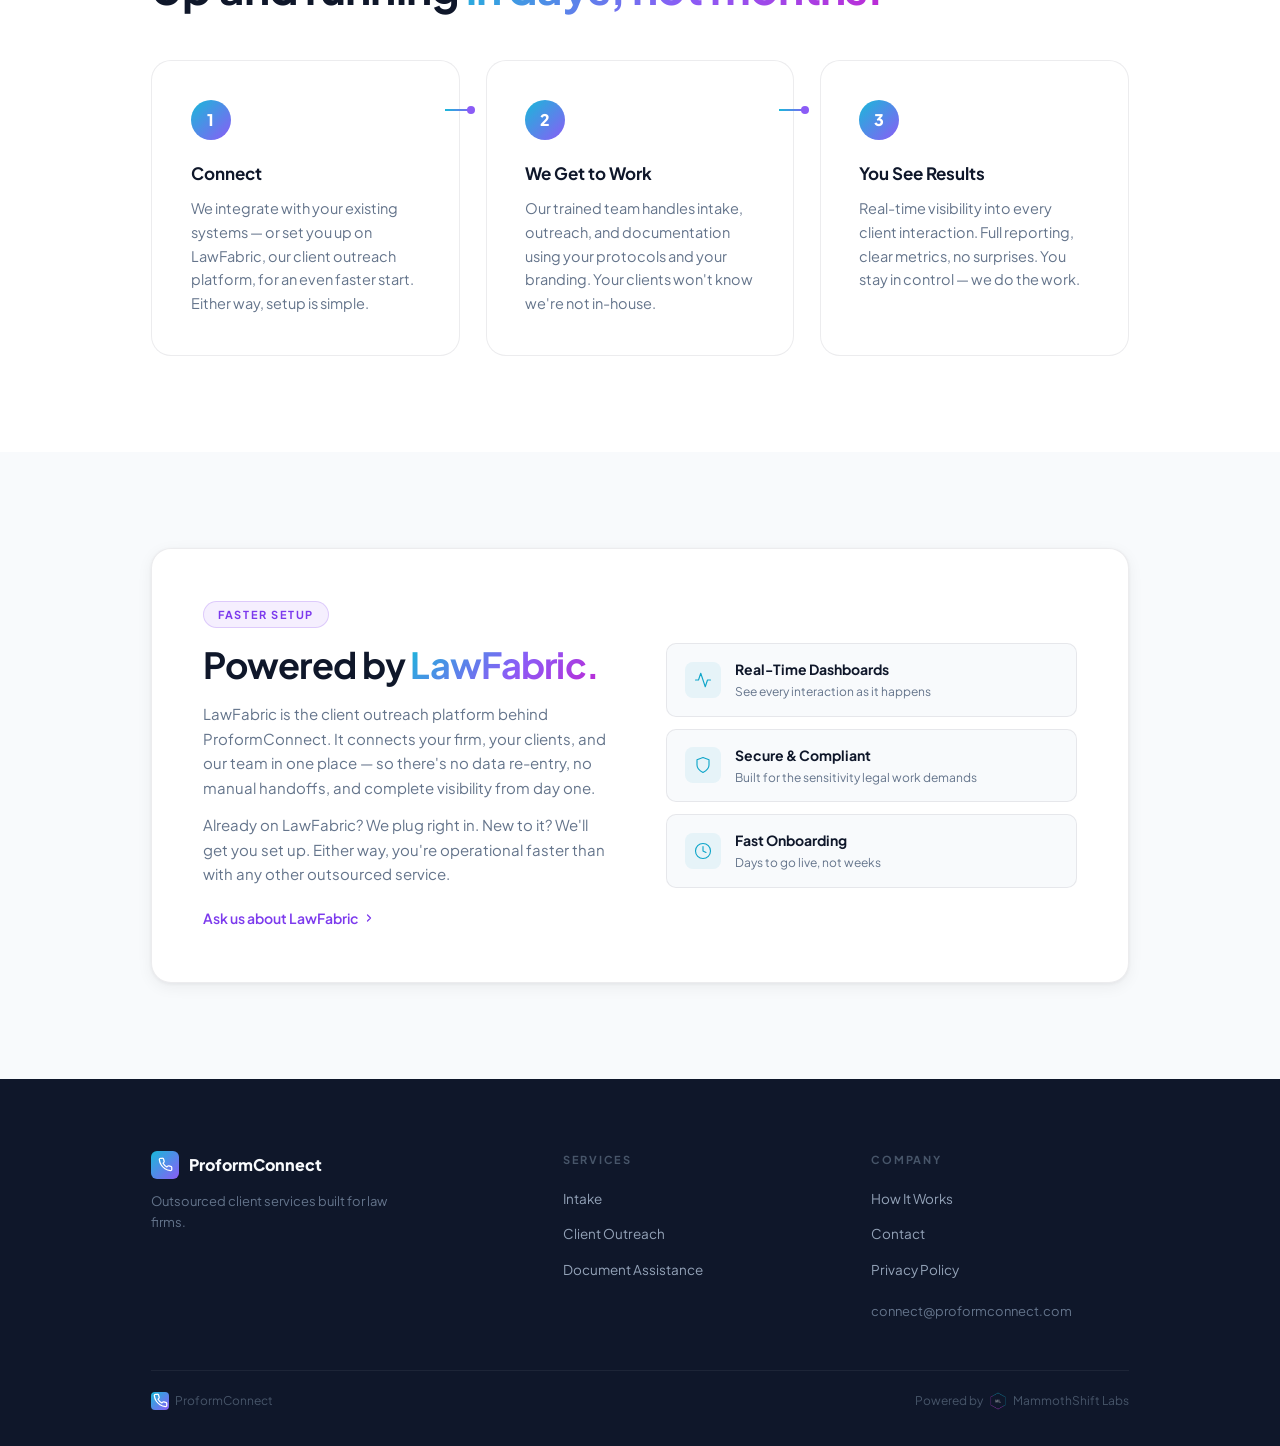
<file: v3/index.html>
<!DOCTYPE html>
<html lang="en">
<head>
  <meta charset="UTF-8">
  <meta name="viewport" content="width=device-width, initial-scale=1.0">
  <meta name="description" content="Outsourced intake, client outreach, and document assistance for law firms and marketing agencies. Professional, simple, and built for legal.">
  <meta property="og:type" content="website">
  <meta property="og:title" content="ProformConnect | Outsourced Client Services for Law Firms">
  <meta property="og:description" content="Outsourced intake, client outreach, and document assistance for law firms and marketing agencies. Professional, simple, and built for legal.">
  <meta property="og:image" content="img/og-image.png">
  <link rel="icon" href="img/favicon.png" type="image/png">
  <title>ProformConnect | Outsourced Client Services for Law Firms</title>
  <link rel="preconnect" href="https://fonts.googleapis.com">
  <link rel="preconnect" href="https://fonts.gstatic.com" crossorigin>
  <link href="https://fonts.googleapis.com/css2?family=Plus+Jakarta+Sans:wght@300;400;500;600;700;800&display=swap" rel="stylesheet">
  <link rel="stylesheet" href="css/main.css">
</head>
<body>


<pc-header></pc-header>


<!-- HERO -->
<section class="hero">
  <div class="wrap">

    <div class="hero__eyebrow anim">Outsourced Client Services</div>

    <h1 class="hero__headline anim d1">
      Your clients. Our team.<br>
      <span class="grad">Better results.</span>
    </h1>

    <p class="hero__sub anim d2">
      Professional intake, outreach, and document assistance that keeps your cases moving forward &mdash; so your team can focus on what they do best.
    </p>

    <div class="hero__actions anim d3">
      <a href="contact.html" class="btn-primary">
        Let's Talk
        <svg width="14" height="14" viewBox="0 0 24 24" fill="none" stroke="currentColor" stroke-width="2.5" stroke-linecap="round" stroke-linejoin="round"><polyline points="9 18 15 12 9 6"/></svg>
      </a>
      <a href="#how" class="btn-ghost">See How It Works</a>
    </div>

  </div>
</section>


<!-- SERVICES -->
<section class="services" id="services">
  <div class="wrap">

    <div class="section-label anim"><span>What We Do</span><span></span></div>

    <h2 class="services__headline anim d1">
      Three services. <span class="grad">One dedicated team.</span>
    </h2>
    <p class="services__sub anim d2">
      When client communication falls behind, cases stall and revenue slips away. We handle the follow-up, the paperwork, and the outreach &mdash; so nothing falls through the cracks.
    </p>

    <div class="services__grid">

      <div class="svc-card anim d3">
        <div class="svc-card__icon">
          <svg viewBox="0 0 24 24"><path d="M16 21v-2a4 4 0 0 0-4-4H6a4 4 0 0 0-4 4v2"/><circle cx="9" cy="7" r="4"/><path d="M22 21v-2a4 4 0 0 0-3-3.87"/><path d="M16 3.13a4 4 0 0 1 0 7.75"/></svg>
        </div>
        <h3 class="svc-card__title">Intake</h3>
        <p class="svc-card__body">
          We receive and qualify new client inquiries on your behalf. Structured screening, warm handoffs to the right attorney, and clear tracking from first contact to case assignment.
        </p>
      </div>

      <div class="svc-card anim d4">
        <div class="svc-card__icon">
          <svg viewBox="0 0 24 24"><path d="M22 16.92v3a2 2 0 0 1-2.18 2 19.79 19.79 0 0 1-8.63-3.07 19.5 19.5 0 0 1-6-6 19.79 19.79 0 0 1-3.07-8.67A2 2 0 0 1 4.11 2h3a2 2 0 0 1 2 1.72 12.84 12.84 0 0 0 .7 2.81 2 2 0 0 1-.45 2.11L8.09 9.91a16 16 0 0 0 6 6l1.27-1.27a2 2 0 0 1 2.11-.45 12.84 12.84 0 0 0 2.81.7A2 2 0 0 1 22 16.92z"/></svg>
        </div>
        <h3 class="svc-card__title">Client Outreach</h3>
        <p class="svc-card__body">
          When clients go quiet, we follow up &mdash; professionally and persistently. Regular check-ins, status updates, and re-engagement calls that keep cases alive and clients informed.
        </p>
      </div>

      <div class="svc-card anim d5">
        <div class="svc-card__icon">
          <svg viewBox="0 0 24 24"><path d="M14 2H6a2 2 0 0 0-2 2v16a2 2 0 0 0 2 2h12a2 2 0 0 0 2-2V8z"/><polyline points="14 2 14 8 20 8"/><line x1="16" y1="13" x2="8" y2="13"/><line x1="16" y1="17" x2="8" y2="17"/><polyline points="10 9 9 9 8 9"/></svg>
        </div>
        <h3 class="svc-card__title">Document Assistance</h3>
        <p class="svc-card__body">
          We guide clients through questionnaires, fact sheets, and document collection. Every response validated, every gap followed up on, every form completed accurately.
        </p>
      </div>

    </div>
  </div>
</section>


<!-- HOW IT WORKS -->
<section class="how" id="how">
  <div class="wrap">

    <div class="section-label anim"><span>How It Works</span><span></span></div>

    <h2 class="how__headline anim d1">
      Up and running <span class="grad">in days, not months.</span>
    </h2>

    <div class="how__grid">

      <div class="how-step anim d2">
        <div class="how-step__num">1</div>
        <div class="how-step__connector"></div>
        <h3 class="how-step__title">Connect</h3>
        <p class="how-step__body">
          We integrate with your existing systems &mdash; or set you up on LawFabric, our client outreach platform, for an even faster start. Either way, setup is simple.
        </p>
      </div>

      <div class="how-step anim d3">
        <div class="how-step__num">2</div>
        <div class="how-step__connector"></div>
        <h3 class="how-step__title">We Get to Work</h3>
        <p class="how-step__body">
          Our trained team handles intake, outreach, and documentation using your protocols and your branding. Your clients won't know we're not in-house.
        </p>
      </div>

      <div class="how-step anim d4">
        <div class="how-step__num">3</div>
        <h3 class="how-step__title">You See Results</h3>
        <p class="how-step__body">
          Real-time visibility into every client interaction. Full reporting, clear metrics, no surprises. You stay in control &mdash; we do the work.
        </p>
      </div>

    </div>

  </div>
</section>


<!-- LAWFABRIC -->
<section class="lawfabric" id="lawfabric">
  <div class="wrap">

    <div class="lf-card anim d1">
      <div class="lf-card__content">
        <div class="lf-badge">Faster Setup</div>
        <h2 class="lf-card__headline">
          Powered by <span class="grad">LawFabric.</span>
        </h2>
        <p class="lf-card__body">
          LawFabric is the client outreach platform behind ProformConnect. It connects your firm, your clients, and our team in one place &mdash; so there's no data re-entry, no manual handoffs, and complete visibility from day one.
        </p>
        <p class="lf-card__body">
          Already on LawFabric? We plug right in. New to it? We'll get you set up. Either way, you're operational faster than with any other outsourced service.
        </p>
        <a href="contact.html" class="lf-card__link">
          Ask us about LawFabric
          <svg width="12" height="12" viewBox="0 0 24 24" fill="none" stroke="currentColor" stroke-width="2.5" stroke-linecap="round" stroke-linejoin="round"><polyline points="9 18 15 12 9 6"/></svg>
        </a>
      </div>

      <div class="lf-card__features">
        <div class="lf-feature">
          <div class="lf-feature__icon">
            <svg viewBox="0 0 24 24"><polyline points="22 12 18 12 15 21 9 3 6 12 2 12"/></svg>
          </div>
          <div>
            <div class="lf-feature__name">Real-Time Dashboards</div>
            <div class="lf-feature__desc">See every interaction as it happens</div>
          </div>
        </div>
        <div class="lf-feature">
          <div class="lf-feature__icon">
            <svg viewBox="0 0 24 24"><path d="M12 22s8-4 8-10V5l-8-3-8 3v7c0 6 8 10 8 10z"/></svg>
          </div>
          <div>
            <div class="lf-feature__name">Secure &amp; Compliant</div>
            <div class="lf-feature__desc">Built for the sensitivity legal work demands</div>
          </div>
        </div>
        <div class="lf-feature">
          <div class="lf-feature__icon">
            <svg viewBox="0 0 24 24"><circle cx="12" cy="12" r="10"/><polyline points="12 6 12 12 16 14"/></svg>
          </div>
          <div>
            <div class="lf-feature__name">Fast Onboarding</div>
            <div class="lf-feature__desc">Days to go live, not weeks</div>
          </div>
        </div>
      </div>
    </div>

  </div>
</section>


<pc-footer></pc-footer>

<script src="js/components.js"></script>
<script src="js/main.js"></script>
</body>
</html>
</file>
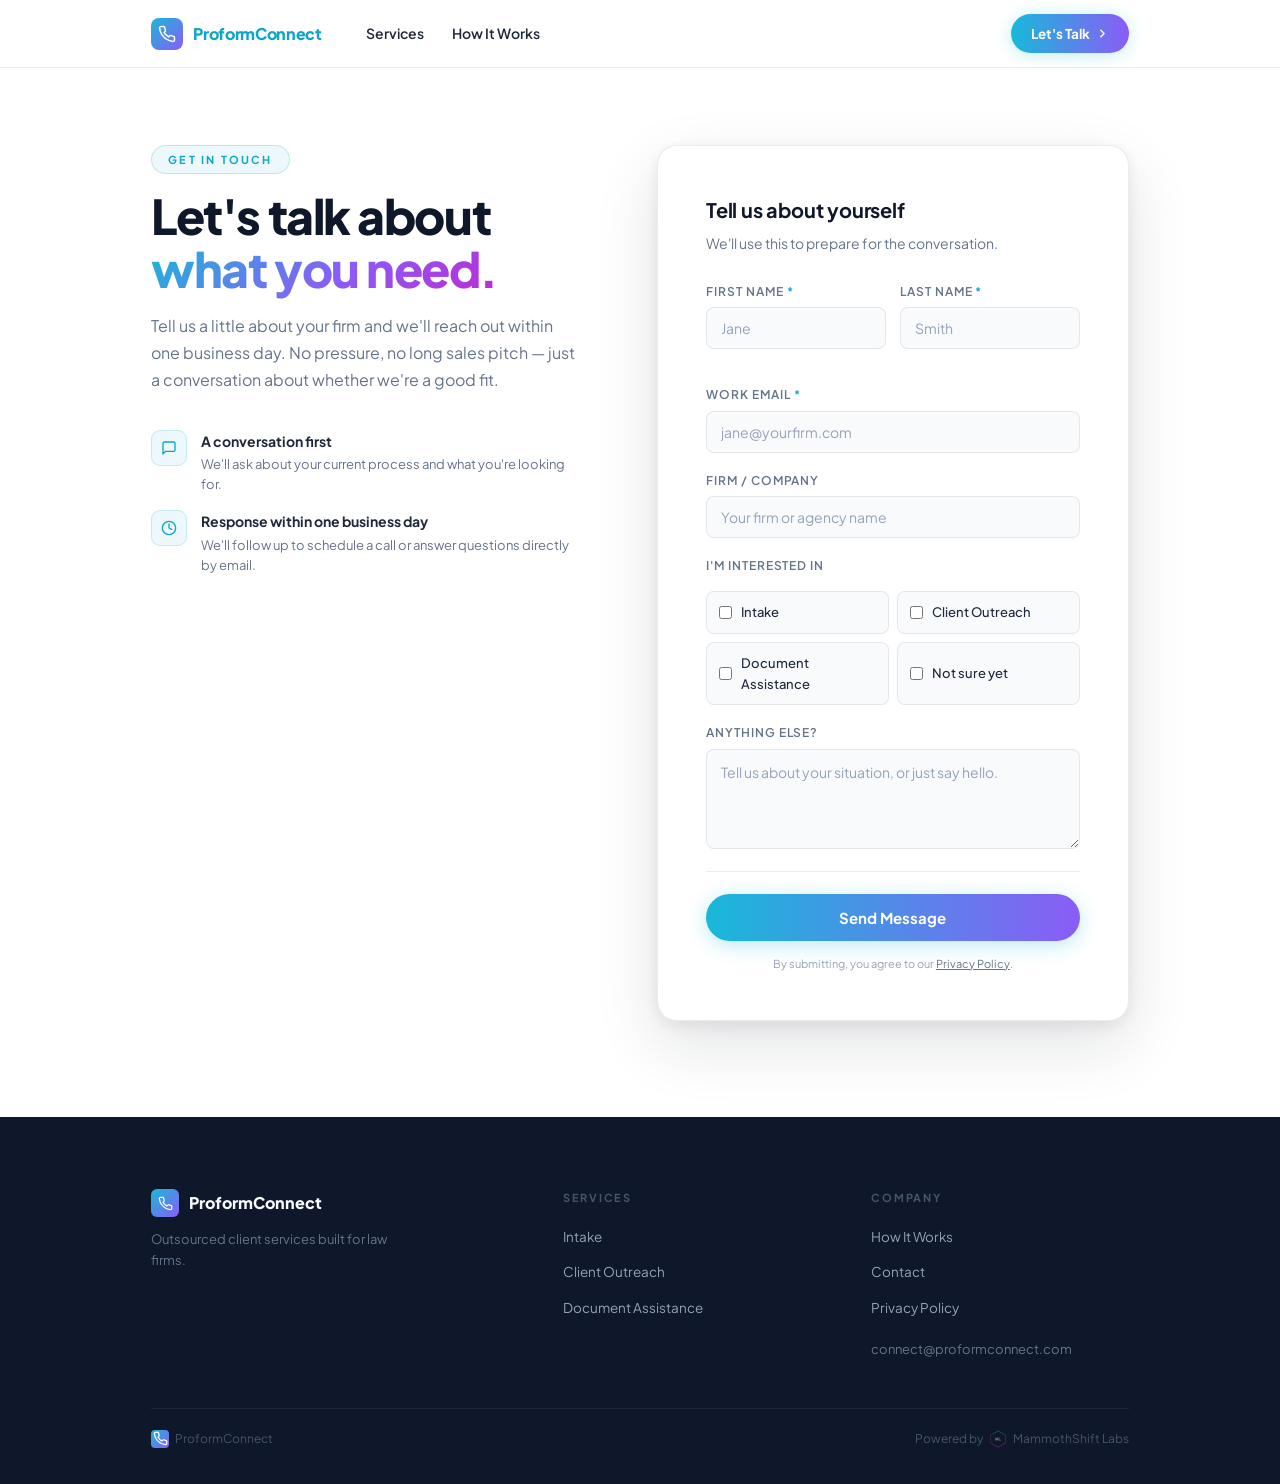
<file: v3/contact.html>
<!DOCTYPE html>
<html lang="en">
<head>
  <meta charset="UTF-8">
  <meta name="viewport" content="width=device-width, initial-scale=1.0">
  <meta name="description" content="Talk to us about outsourced intake, client outreach, or document assistance for your firm.">
  <meta property="og:type" content="website">
  <meta property="og:title" content="Let's Talk | ProformConnect">
  <meta property="og:description" content="Talk to us about outsourced intake, client outreach, or document assistance for your firm.">
  <meta property="og:image" content="img/og-image.png">
  <link rel="icon" href="img/favicon.png" type="image/png">
  <title>Let's Talk | ProformConnect</title>
  <link rel="preconnect" href="https://fonts.googleapis.com">
  <link rel="preconnect" href="https://fonts.gstatic.com" crossorigin>
  <link href="https://fonts.googleapis.com/css2?family=Plus+Jakarta+Sans:wght@300;400;500;600;700;800&display=swap" rel="stylesheet">
  <link rel="stylesheet" href="css/main.css">
</head>
<body>


<pc-header></pc-header>


<!-- CONTACT -->
<div class="contact-page">
  <div class="wrap">
    <div class="contact-grid">

      <div class="anim">
        <div class="contact-left__eyebrow">Get in Touch</div>
        <h1 class="contact-left__headline">
          Let's talk about<br>
          <span class="grad">what you need.</span>
        </h1>
        <p class="contact-left__sub">
          Tell us a little about your firm and we'll reach out within one business day. No pressure, no long sales pitch &mdash; just a conversation about whether we're a good fit.
        </p>

        <ul class="expect-list">
          <li class="expect-item">
            <div class="expect-item__icon">
              <svg width="16" height="16" viewBox="0 0 24 24" fill="none" stroke="#0ea5c9" stroke-width="2" stroke-linecap="round" stroke-linejoin="round"><path d="M21 15a2 2 0 01-2 2H7l-4 4V5a2 2 0 012-2h14a2 2 0 012 2z"/></svg>
            </div>
            <div>
              <div class="expect-item__title">A conversation first</div>
              <div class="expect-item__desc">We'll ask about your current process and what you're looking for.</div>
            </div>
          </li>
          <li class="expect-item">
            <div class="expect-item__icon">
              <svg width="16" height="16" viewBox="0 0 24 24" fill="none" stroke="#0ea5c9" stroke-width="2" stroke-linecap="round" stroke-linejoin="round"><circle cx="12" cy="12" r="10"/><polyline points="12 6 12 12 16 14"/></svg>
            </div>
            <div>
              <div class="expect-item__title">Response within one business day</div>
              <div class="expect-item__desc">We'll follow up to schedule a call or answer questions directly by email.</div>
            </div>
          </li>
        </ul>
      </div>

      <div class="form-card anim d2">
        <div class="form-card__title">Tell us about yourself</div>
        <div class="form-card__sub">We'll use this to prepare for the conversation.</div>

        <form id="contactForm">

          <div class="form-group form-group--row">
            <div class="form-group">
              <label class="form-label" for="fname">First Name <span>*</span></label>
              <input class="form-input" type="text" id="fname" name="first_name" placeholder="Jane" required>
            </div>
            <div class="form-group">
              <label class="form-label" for="lname">Last Name <span>*</span></label>
              <input class="form-input" type="text" id="lname" name="last_name" placeholder="Smith" required>
            </div>
          </div>

          <div class="form-group">
            <label class="form-label" for="email">Work Email <span>*</span></label>
            <input class="form-input" type="email" id="email" name="email" placeholder="jane@yourfirm.com" required>
          </div>

          <div class="form-group">
            <label class="form-label" for="org">Firm / Company</label>
            <input class="form-input" type="text" id="org" name="organization" placeholder="Your firm or agency name">
          </div>

          <div class="form-group">
            <div class="form-label form-label--gap">I'm interested in</div>
            <div class="interest-grid">
              <div class="interest-item">
                <input type="checkbox" id="int-intake" name="interest" value="intake">
                <label for="int-intake">Intake</label>
              </div>
              <div class="interest-item">
                <input type="checkbox" id="int-outreach" name="interest" value="client-outreach">
                <label for="int-outreach">Client Outreach</label>
              </div>
              <div class="interest-item">
                <input type="checkbox" id="int-docs" name="interest" value="document-assistance">
                <label for="int-docs">Document Assistance</label>
              </div>
              <div class="interest-item">
                <input type="checkbox" id="int-other" name="interest" value="not-sure">
                <label for="int-other">Not sure yet</label>
              </div>
            </div>
          </div>

          <div class="form-group">
            <label class="form-label" for="message">Anything else?</label>
            <textarea class="form-textarea" id="message" name="message" placeholder="Tell us about your situation, or just say hello."></textarea>
          </div>

          <div class="form-divider"></div>

          <button type="submit" class="form-submit">
            Send Message
          </button>

          <div id="form-error" class="form-error"></div>

          <p class="form-legal">
            By submitting, you agree to our <a href="privacy.html">Privacy Policy</a>.
          </p>

        </form>
      </div>

    </div>
  </div>
</div>


<pc-footer></pc-footer>

<script src="js/components.js"></script>
<script src="js/main.js"></script>
<script src="js/contact.js"></script>

</body>
</html>
</file>
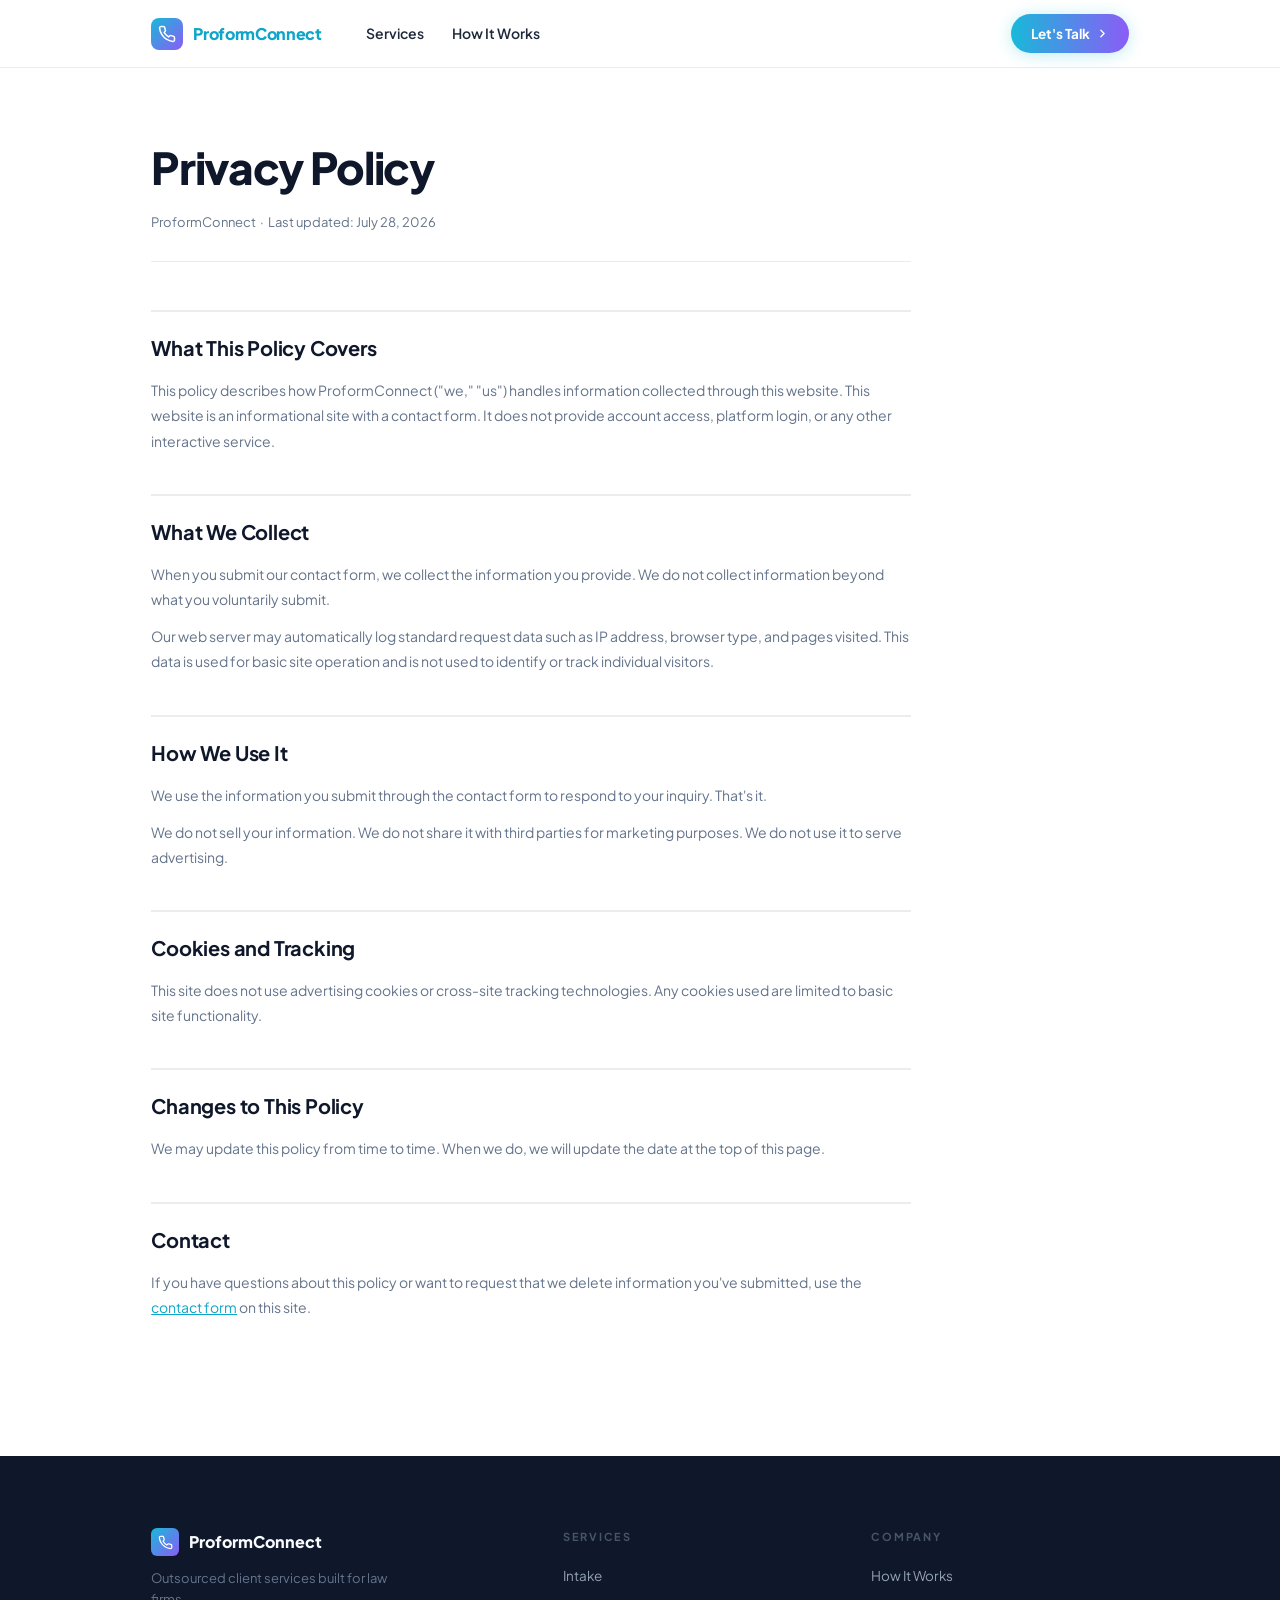
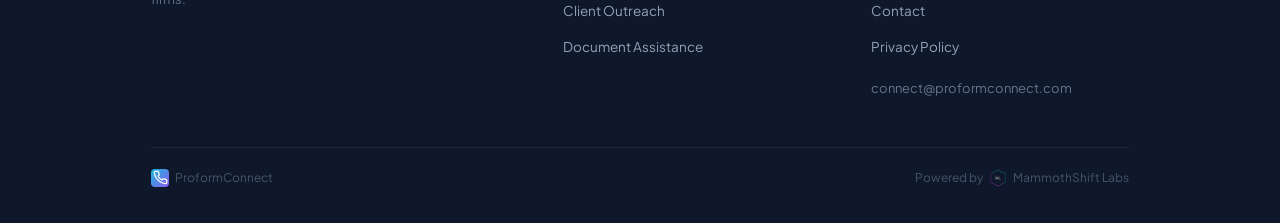
<file: v3/privacy.html>
<!DOCTYPE html>
<html lang="en">
<head>
  <meta charset="UTF-8">
  <meta name="viewport" content="width=device-width, initial-scale=1.0">
  <meta name="description" content="ProformConnect privacy policy — what we collect and how we use it.">
  <meta property="og:type" content="website">
  <meta property="og:title" content="Privacy Policy | ProformConnect">
  <meta property="og:description" content="ProformConnect privacy policy — what we collect and how we use it.">
  <meta property="og:image" content="img/og-image.png">
  <link rel="icon" href="img/favicon.png" type="image/png">
  <title>Privacy Policy | ProformConnect</title>
  <link rel="preconnect" href="https://fonts.googleapis.com">
  <link rel="preconnect" href="https://fonts.gstatic.com" crossorigin>
  <link href="https://fonts.googleapis.com/css2?family=Plus+Jakarta+Sans:wght@300;400;500;600;700;800&display=swap" rel="stylesheet">
  <link rel="stylesheet" href="css/main.css">
</head>
<body>


<pc-header></pc-header>


<!-- PRIVACY -->
<div class="legal-page">
  <div class="wrap">
    <div class="legal-inner">

      <div class="legal-header anim">
        <h1>Privacy Policy</h1>
        <div class="legal-header__meta">ProformConnect &nbsp;&middot;&nbsp; Last updated: July 28, 2026</div>
      </div>

      <div class="legal-section anim d1">
        <h2>What This Policy Covers</h2>
        <p>This policy describes how ProformConnect ("we," "us") handles information collected through this website. This website is an informational site with a contact form. It does not provide account access, platform login, or any other interactive service.</p>
      </div>

      <div class="legal-section anim d1">
        <h2>What We Collect</h2>
        <p>When you submit our contact form, we collect the information you provide. We do not collect information beyond what you voluntarily submit.</p>
        <p>Our web server may automatically log standard request data such as IP address, browser type, and pages visited. This data is used for basic site operation and is not used to identify or track individual visitors.</p>
      </div>

      <div class="legal-section anim d1">
        <h2>How We Use It</h2>
        <p>We use the information you submit through the contact form to respond to your inquiry. That's it.</p>
        <p>We do not sell your information. We do not share it with third parties for marketing purposes. We do not use it to serve advertising.</p>
      </div>

      <div class="legal-section anim d1">
        <h2>Cookies and Tracking</h2>
        <p>This site does not use advertising cookies or cross-site tracking technologies. Any cookies used are limited to basic site functionality.</p>
      </div>

      <div class="legal-section anim d1">
        <h2>Changes to This Policy</h2>
        <p>We may update this policy from time to time. When we do, we will update the date at the top of this page.</p>
      </div>

      <div class="legal-section anim d1">
        <h2>Contact</h2>
        <p>If you have questions about this policy or want to request that we delete information you've submitted, use the <a href="contact.html">contact form</a> on this site.</p>
      </div>

    </div>
  </div>
</div>


<pc-footer></pc-footer>

<script src="js/components.js"></script>
<script src="js/main.js"></script>
</body>
</html>
</file>
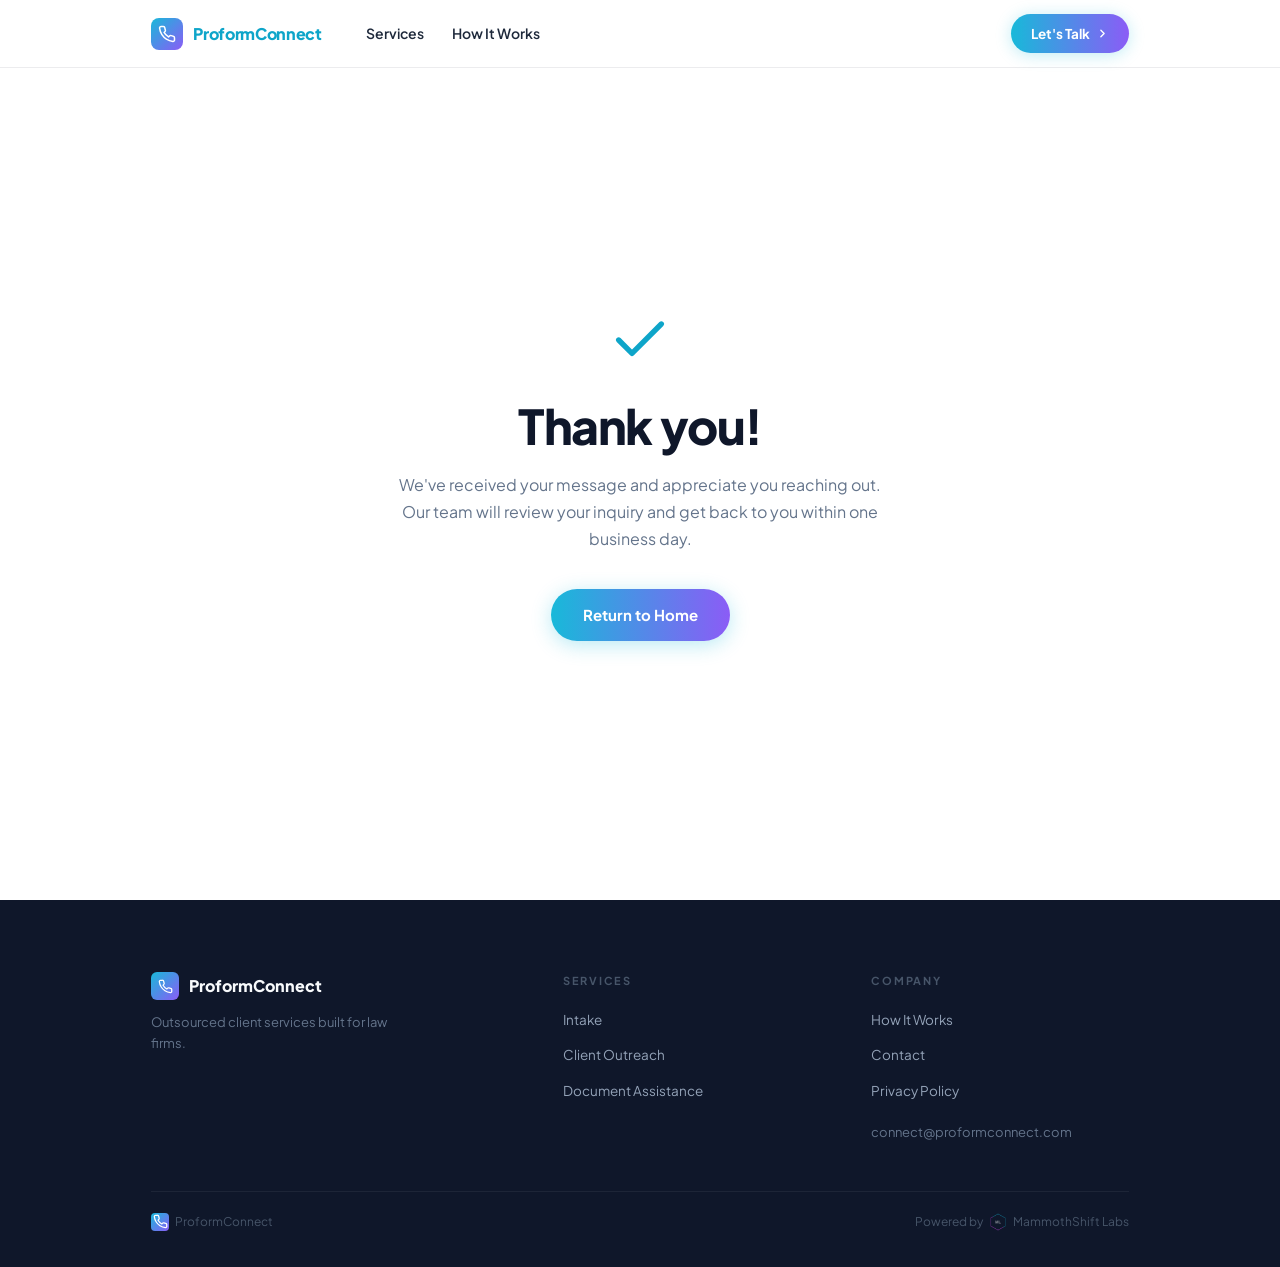
<file: v3/thank-you.html>
<!DOCTYPE html>
<html lang="en">
<head>
  <meta charset="UTF-8">
  <meta name="viewport" content="width=device-width, initial-scale=1.0">
  <meta name="description" content="Thank you for contacting ProformConnect.">
  <meta property="og:type" content="website">
  <meta property="og:title" content="Thank You | ProformConnect">
  <link rel="icon" href="img/favicon.png" type="image/png">
  <title>Thank You | ProformConnect</title>
  <link rel="preconnect" href="https://fonts.googleapis.com">
  <link rel="preconnect" href="https://fonts.gstatic.com" crossorigin>
  <link href="https://fonts.googleapis.com/css2?family=Plus+Jakarta+Sans:wght@300;400;500;600;700;800&display=swap" rel="stylesheet">
  <link rel="stylesheet" href="css/main.css">
</head>
<body>


<!-- NAV -->
<nav class="nav" id="nav">
  <div class="nav__inner">

    <a href="index.html" class="nav__logo">
      <div class="nav__logo-icon">
        <svg viewBox="0 0 24 24"><path d="M22 16.92v3a2 2 0 0 1-2.18 2 19.79 19.79 0 0 1-8.63-3.07 19.5 19.5 0 0 1-6-6 19.79 19.79 0 0 1-3.07-8.67A2 2 0 0 1 4.11 2h3a2 2 0 0 1 2 1.72 12.84 12.84 0 0 0 .7 2.81 2 2 0 0 1-.45 2.11L8.09 9.91a16 16 0 0 0 6 6l1.27-1.27a2 2 0 0 1 2.11-.45 12.84 12.84 0 0 0 2.81.7A2 2 0 0 1 22 16.92z"/></svg>
      </div>
      ProformConnect
    </a>

    <ul class="nav__links">
      <li><a class="nav__link" href="index.html#services">Services</a></li>
      <li><a class="nav__link" href="index.html#how">How It Works</a></li>
    </ul>

    <a href="contact.html" class="nav__cta">
      Let's Talk
      <svg width="13" height="13" viewBox="0 0 24 24" fill="none" stroke="currentColor" stroke-width="2.5" stroke-linecap="round" stroke-linejoin="round"><polyline points="9 18 15 12 9 6"/></svg>
    </a>

    <button class="nav__burger" id="burger" aria-label="Menu">
      <span></span><span></span><span></span>
    </button>

  </div>

  <div class="nav__mobile" id="mobile-nav">
    <a href="index.html#services">Services</a>
    <a href="index.html#how">How It Works</a>
    <a href="contact.html" style="color:var(--cyan); font-weight:700;">Let's Talk</a>
  </div>
</nav>


<!-- THANK YOU -->
<div class="thank-you-page">
  <div class="wrap">
    <div class="thank-you-content">
      <svg class="thank-you-icon" viewBox="0 0 24 24" fill="none" stroke="#0ea5c9" stroke-width="2" stroke-linecap="round" stroke-linejoin="round">
        <polyline points="20 6 9 17 4 12"></polyline>
      </svg>

      <h1 class="thank-you-headline">Thank you!</h1>

      <p class="thank-you-sub">
        We've received your message and appreciate you reaching out. Our team will review your inquiry and get back to you within one business day.
      </p>

      <a href="index.html" class="thank-you-btn">Return to Home</a>
    </div>
  </div>
</div>


<!-- FOOTER -->
<footer>
  <div class="wrap">
    <div class="footer__grid">

      <div>
        <div class="footer__brand">
          <div class="footer__logo">
            <div class="footer__logo-icon">
              <svg viewBox="0 0 24 24"><path d="M22 16.92v3a2 2 0 0 1-2.18 2 19.79 19.79 0 0 1-8.63-3.07 19.5 19.5 0 0 1-6-6 19.79 19.79 0 0 1-3.07-8.67A2 2 0 0 1 4.11 2h3a2 2 0 0 1 2 1.72 12.84 12.84 0 0 0 .7 2.81 2 2 0 0 1-.45 2.11L8.09 9.91a16 16 0 0 0 6 6l1.27-1.27a2 2 0 0 1 2.11-.45 12.84 12.84 0 0 0 2.81.7A2 2 0 0 1 22 16.92z"/></svg>
            </div>
            ProformConnect
          </div>
          <p class="footer__tagline">Outsourced client services built for law firms.</p>
        </div>
      </div>

      <div>
        <div class="footer__col-title">Services</div>
        <ul class="footer__links">
          <li><a href="index.html#services">Intake</a></li>
          <li><a href="index.html#services">Client Outreach</a></li>
          <li><a href="index.html#services">Document Assistance</a></li>
        </ul>
      </div>

      <div>
        <div class="footer__col-title">Company</div>
        <ul class="footer__links">
          <li><a href="index.html#how">How It Works</a></li>
          <li><a href="contact.html">Contact</a></li>
          <li><a href="privacy.html">Privacy Policy</a></li>
        </ul>
        <div style="margin-top:20px; font-size:13px; color:#64748b;">
          <div>connect@proformconnect.com</div>
        </div>
      </div>

    </div>

    <div class="footer__bottom">
      <span style="display:inline-flex; align-items:center; gap:6px;"><div class="footer__logo-icon" style="width:18px; height:18px; border-radius:4px;"><svg viewBox="0 0 24 24"><path d="M22 16.92v3a2 2 0 0 1-2.18 2 19.79 19.79 0 0 1-8.63-3.07 19.5 19.5 0 0 1-6-6 19.79 19.79 0 0 1-3.07-8.67A2 2 0 0 1 4.11 2h3a2 2 0 0 1 2 1.72 12.84 12.84 0 0 0 .7 2.81 2 2 0 0 1-.45 2.11L8.09 9.91a16 16 0 0 0 6 6l1.27-1.27a2 2 0 0 1 2.11-.45 12.84 12.84 0 0 0 2.81.7A2 2 0 0 1 22 16.92z"/></svg></div> ProformConnect</span>
      <a href="https://www.mammothshift-labs.com" target="_blank" rel="noopener" class="footer__powered">
        Powered by <img src="img/mammothshift-labs.png" alt="MammothShift Labs"> MammothShift Labs
      </a>
    </div>
  </div>
</footer>

<script src="js/main.js"></script>
</body>
</html>
</file>
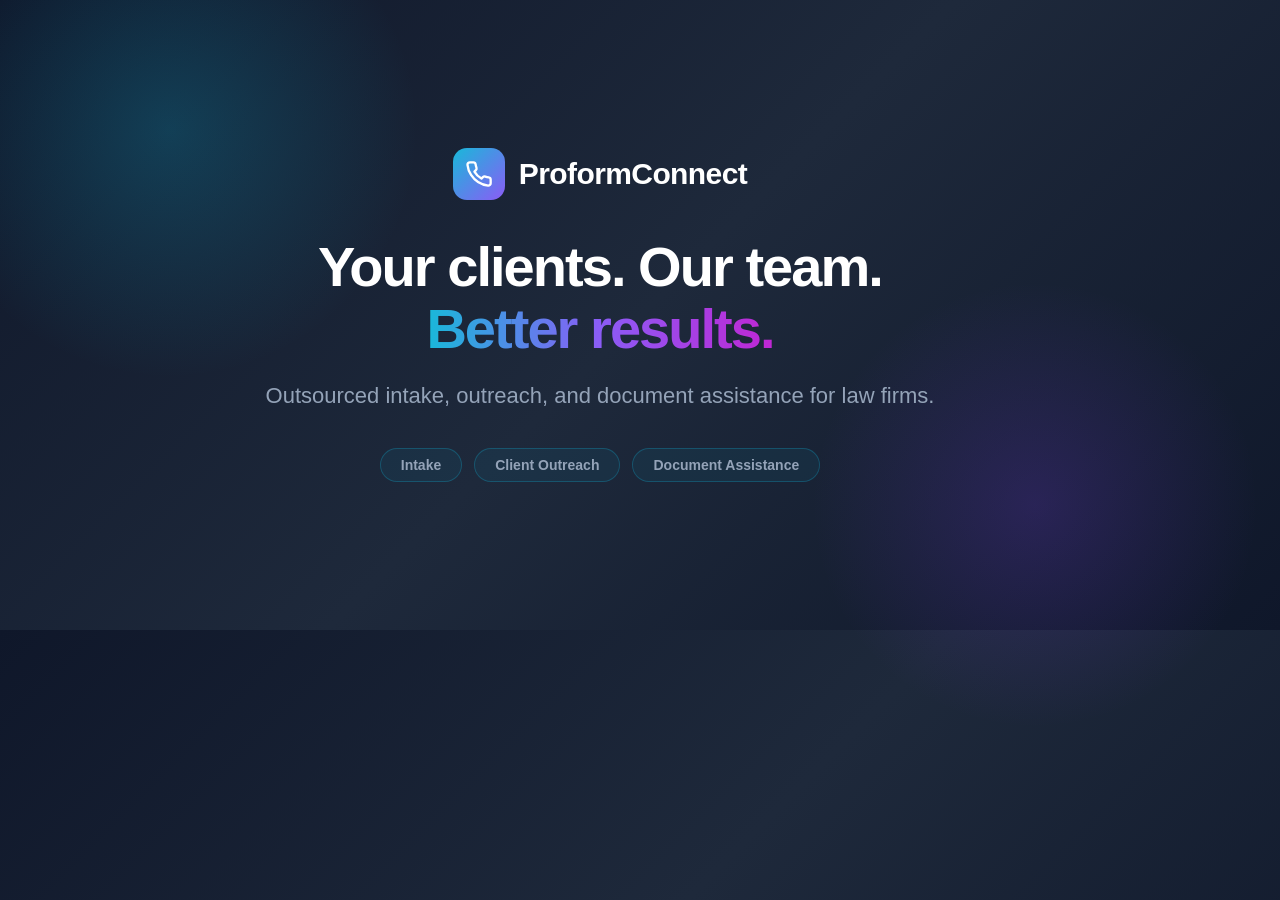
<file: v3/img/og-image-template.html>
<!DOCTYPE html>
<html lang="en">
<head>
<meta charset="UTF-8">
<meta name="viewport" content="width=1200">
<style>
  * { margin: 0; padding: 0; box-sizing: border-box; }
  @import url('https://fonts.googleapis.com/css2?family=Plus+Jakarta+Sans:wght@400;700;800&display=swap');
  body {
    width: 1200px; height: 630px;
    font-family: 'Plus Jakarta Sans', sans-serif;
    background: linear-gradient(135deg, #0f172a 0%, #1e293b 50%, #0f172a 100%);
    color: #fff;
    display: flex;
    align-items: center;
    justify-content: center;
    overflow: hidden;
    position: relative;
  }
  .glow1 {
    position: absolute; top: -120px; left: -80px;
    width: 500px; height: 500px;
    background: radial-gradient(circle, rgba(14,165,201,0.25) 0%, transparent 70%);
    border-radius: 50%;
  }
  .glow2 {
    position: absolute; bottom: -100px; right: -60px;
    width: 450px; height: 450px;
    background: radial-gradient(circle, rgba(124,58,237,0.2) 0%, transparent 70%);
    border-radius: 50%;
  }
  .content {
    position: relative; z-index: 1;
    text-align: center;
    max-width: 900px;
    padding: 0 60px;
  }
  .logo {
    display: inline-flex; align-items: center; gap: 14px;
    margin-bottom: 36px;
  }
  .logo-icon {
    width: 52px; height: 52px;
    display: flex; align-items: center; justify-content: center;
    background: linear-gradient(135deg, #18b9d9, #8b5cf6);
    border-radius: 14px;
  }
  .logo-icon svg { width: 28px; height: 28px; stroke: #fff; fill: none; stroke-width: 2; stroke-linecap: round; stroke-linejoin: round; }
  .logo-name { font-size: 30px; font-weight: 800; letter-spacing: -0.02em; }
  h1 {
    font-size: 56px; font-weight: 800;
    letter-spacing: -0.035em; line-height: 1.1;
    margin-bottom: 20px;
  }
  h1 span {
    background: linear-gradient(90deg, #18b9d9, #8b5cf6, #c026d3);
    -webkit-background-clip: text; -webkit-text-fill-color: transparent;
    background-clip: text;
  }
  .tagline {
    font-size: 22px; color: #94a3b8;
    line-height: 1.5; margin-bottom: 36px;
  }
  .pills { display: flex; gap: 12px; justify-content: center; flex-wrap: wrap; }
  .pill {
    padding: 8px 20px;
    border: 1px solid rgba(14,165,201,0.3);
    border-radius: 100px;
    font-size: 14px; font-weight: 600;
    color: #94a3b8;
    background: rgba(14,165,201,0.08);
  }
</style>
</head>
<body>
  <div class="glow1"></div>
  <div class="glow2"></div>
  <div class="content">
    <div class="logo">
      <div class="logo-icon">
        <svg viewBox="0 0 24 24"><path d="M22 16.92v3a2 2 0 0 1-2.18 2 19.79 19.79 0 0 1-8.63-3.07 19.5 19.5 0 0 1-6-6 19.79 19.79 0 0 1-3.07-8.67A2 2 0 0 1 4.11 2h3a2 2 0 0 1 2 1.72 12.84 12.84 0 0 0 .7 2.81 2 2 0 0 1-.45 2.11L8.09 9.91a16 16 0 0 0 6 6l1.27-1.27a2 2 0 0 1 2.11-.45 12.84 12.84 0 0 0 2.81.7A2 2 0 0 1 22 16.92z"/></svg>
      </div>
      <div class="logo-name">ProformConnect</div>
    </div>
    <h1>Your clients. Our team.<br><span>Better results.</span></h1>
    <p class="tagline">Outsourced intake, outreach, and document assistance for law firms.</p>
    <div class="pills">
      <div class="pill">Intake</div>
      <div class="pill">Client Outreach</div>
      <div class="pill">Document Assistance</div>
    </div>
  </div>
</body>
</html>
</file>
<file: v1/css/main.css>
:root {
  --bg:          #ffffff;
  --bg-soft:     #f8fafc;
  --bg-raised:   #f1f5f9;
  --fg:          #0f172a;
  --fg-2:        #1e293b;
  --muted:       #64748b;
  --muted-2:     #94a3b8;
  --cyan:        #0ea5c9;
  --cyan-mid:    #18b9d9;
  --violet:      #7c3aed;
  --violet-mid:  #8b5cf6;
  --magenta:     #c026d3;
  --border:      rgba(15,23,42,0.08);
  --border-soft: rgba(15,23,42,0.05);
  --shadow-sm:   0 1px 4px rgba(15,23,42,0.06), 0 4px 16px rgba(15,23,42,0.06);
  --shadow-md:   0 2px 8px rgba(15,23,42,0.07), 0 12px 40px rgba(15,23,42,0.09);
  --shadow-lg:   0 4px 16px rgba(15,23,42,0.08), 0 24px 64px rgba(15,23,42,0.12);
  --radius:      20px;
  --radius-sm:   10px;
  --pad:         clamp(24px,4vw,64px);
  --gap:         clamp(16px,2vw,28px);
  --nav-h:       68px;
}

*, *::before, *::after { margin: 0; padding: 0; box-sizing: border-box; }
html { scroll-behavior: smooth; }

body {
  font-family: 'Plus Jakarta Sans', -apple-system, 'Segoe UI', sans-serif;
  font-size: 16px;
  line-height: 1.6;
  color: var(--fg);
  background: var(--bg);
  -webkit-font-smoothing: antialiased;
}

/* ── Utilities ─────────────────────────────────── */
.grad {
  background: linear-gradient(135deg, var(--cyan-mid) 0%, var(--violet-mid) 55%, var(--magenta) 100%);
  -webkit-background-clip: text;
  -webkit-text-fill-color: transparent;
  background-clip: text;
  padding-bottom: 0.1em;
  padding-right: 0.05em;
}
.wrap { max-width: 1080px; margin: 0 auto; padding: 0 var(--pad); }
.accent-bar { height: 3px; width: 52px; background: linear-gradient(90deg, var(--cyan-mid), var(--violet-mid)); border-radius: 2px; }
.section-label { display: flex; align-items: center; gap: 12px; margin-bottom: 20px; }
.section-label span:first-child { font-size: 11px; font-weight: 700; text-transform: uppercase; letter-spacing: 0.16em; color: var(--muted); white-space: nowrap; }
.section-label span:last-child { flex: 1; height: 1px; background: var(--border); }

@keyframes fadeUp { from { opacity: 0; transform: translateY(16px); } to { opacity: 1; transform: translateY(0); } }
.anim { opacity: 0; animation: fadeUp 0.6s cubic-bezier(0.22,1,0.36,1) forwards; }
.d1{animation-delay:.1s} .d2{animation-delay:.2s} .d3{animation-delay:.3s}
.d4{animation-delay:.4s} .d5{animation-delay:.5s} .d6{animation-delay:.6s}


/* ══════════════════════════════════════════════════
   NAV
══════════════════════════════════════════════════ */
.nav {
  position: fixed;
  top: 0; left: 0; right: 0;
  height: var(--nav-h);
  z-index: 100;
  border-bottom: 1px solid var(--border);
  transition: box-shadow 0.3s;
}
.nav::before {
  content: '';
  position: absolute; inset: 0;
  background: rgba(255,255,255,0.92);
  backdrop-filter: blur(16px);
  z-index: -1;
}
.nav.scrolled { box-shadow: var(--shadow-sm); }

.nav__inner {
  max-width: 1080px;
  margin: 0 auto;
  padding: 0 var(--pad);
  height: 100%;
  display: flex;
  align-items: center;
  gap: 0;
}

.nav__logo {
  display: flex; align-items: center; gap: 10px;
  text-decoration: none; color: var(--cyan);
  font-size: 16px; font-weight: 800; letter-spacing: -0.02em;
  flex-shrink: 0; margin-right: 32px;
}
.nav__logo-icon {
  width: 32px; height: 32px;
  display: flex; align-items: center; justify-content: center;
  background: linear-gradient(135deg, var(--cyan-mid), var(--violet-mid));
  border-radius: 8px;
}
.nav__logo-icon svg { width: 18px; height: 18px; stroke: #fff; fill: none; stroke-width: 2; stroke-linecap: round; stroke-linejoin: round; }

.nav__links {
  display: flex;
  align-items: center;
  gap: 4px;
  flex: 1;
  list-style: none;
}

.nav__link {
  display: flex; align-items: center; gap: 5px;
  padding: 8px 12px;
  font-size: 14px; font-weight: 600;
  color: var(--fg-2);
  text-decoration: none;
  border-radius: 8px;
  transition: background 0.15s, color 0.15s;
  cursor: pointer;
  white-space: nowrap;
  background: none; border: none; font-family: inherit;
}
.nav__link:hover { background: var(--bg-raised); color: var(--fg); }
.nav__link--active { color: var(--cyan); }

.nav__cta {
  display: inline-flex; align-items: center; gap: 6px;
  margin-left: auto;
  padding: 9px 20px;
  background: linear-gradient(90deg, var(--cyan-mid), var(--violet-mid));
  color: #fff;
  font-size: 13.5px; font-weight: 700;
  border-radius: 100px;
  text-decoration: none;
  box-shadow: 0 2px 16px rgba(24,185,217,0.28);
  transition: box-shadow 0.2s, transform 0.2s;
  white-space: nowrap;
}
.nav__cta:hover { box-shadow: 0 4px 24px rgba(24,185,217,0.42); transform: translateY(-1px); }

.nav__burger {
  display: none;
  margin-left: auto;
  flex-direction: column; gap: 5px; cursor: pointer;
  background: none; border: none; padding: 8px;
}
.nav__burger span { display: block; width: 22px; height: 2px; background: var(--fg); border-radius: 2px; transition: all 0.2s; }

.nav__mobile {
  display: none;
  position: absolute;
  top: var(--nav-h); left: 0; right: 0;
  background: var(--bg);
  border-bottom: 1px solid var(--border);
  box-shadow: var(--shadow-md);
  padding: 16px var(--pad);
}
.nav__mobile a { display: block; padding: 10px 0; font-size: 15px; font-weight: 500; color: var(--fg-2); text-decoration: none; border-bottom: 1px solid var(--border-soft); }
.nav__mobile a:last-child { border: none; }

@media (max-width: 800px) {
  .nav__links, .nav__cta { display: none; }
  .nav__burger { display: flex; }
  .nav__mobile.open { display: block; }
}


/* ══════════════════════════════════════════════════
   HERO
══════════════════════════════════════════════════ */
.hero {
  padding-top: calc(var(--nav-h) + clamp(56px,8vw,96px));
  padding-bottom: clamp(56px,7vw,88px);
  text-align: center;
  background: var(--bg);
  position: relative;
  overflow: hidden;
}
.hero::before {
  content: '';
  position: absolute; inset: 0;
  background:
    radial-gradient(ellipse 800px 500px at 20% 0%,   rgba(24,185,217,0.07) 0%, transparent 65%),
    radial-gradient(ellipse 600px 400px at 80% 100%, rgba(139,92,246,0.06) 0%, transparent 65%);
  pointer-events: none;
}

.hero__eyebrow {
  display: inline-flex; align-items: center; gap: 8px;
  font-size: 11px; font-weight: 700; text-transform: uppercase; letter-spacing: 0.2em;
  color: var(--cyan);
  background: rgba(14,165,201,0.08);
  border: 1px solid rgba(14,165,201,0.2);
  border-radius: 100px; padding: 5px 16px;
  margin-bottom: 24px;
}
.hero__eyebrow::before { content: ''; width: 6px; height: 6px; border-radius: 50%; background: var(--cyan); flex-shrink: 0; }

.hero__headline {
  font-size: clamp(38px,6.5vw,72px);
  font-weight: 800; letter-spacing: -0.035em; line-height: 1.06;
  margin-bottom: 22px; position: relative;
}

.hero__sub {
  font-size: clamp(16px,2vw,20px);
  color: var(--muted); max-width: 580px; margin: 0 auto 36px; line-height: 1.65;
}

.hero__actions { display: flex; align-items: center; justify-content: center; gap: 14px; flex-wrap: wrap; }

.btn-primary {
  display: inline-flex; align-items: center; gap: 7px;
  padding: 14px 30px;
  background: linear-gradient(90deg, var(--cyan-mid), var(--violet-mid));
  color: #fff; font-size: 15px; font-weight: 700;
  border-radius: 100px; text-decoration: none;
  box-shadow: 0 4px 20px rgba(24,185,217,0.32);
  transition: box-shadow 0.2s, transform 0.2s;
}
.btn-primary:hover { box-shadow: 0 6px 28px rgba(24,185,217,0.48); transform: translateY(-2px); }

.btn-ghost {
  display: inline-flex; align-items: center; gap: 7px;
  padding: 13px 28px;
  background: transparent;
  border: 1.5px solid var(--border);
  color: var(--fg-2); font-size: 15px; font-weight: 600;
  border-radius: 100px; text-decoration: none;
  transition: border-color 0.2s, background 0.2s;
}
.btn-ghost:hover { border-color: var(--cyan); background: rgba(14,165,201,0.04); }


/* ══════════════════════════════════════════════════
   SERVICES
══════════════════════════════════════════════════ */
.services { padding: clamp(64px,8vw,96px) 0; background: var(--bg-soft); }

.services__headline {
  font-size: clamp(26px,4vw,44px); font-weight: 700;
  letter-spacing: -0.02em; line-height: 1.14;
  margin-bottom: 12px;
}

.services__sub {
  font-size: clamp(15px,1.5vw,18px);
  color: var(--muted); line-height: 1.6;
  max-width: 600px; margin-bottom: 40px;
}

.services__grid {
  display: grid;
  grid-template-columns: repeat(3, 1fr);
  gap: var(--gap);
}

@media (max-width: 800px) {
  .services__grid { grid-template-columns: 1fr; }
}

.svc-card {
  background: var(--bg);
  border: 1px solid var(--border);
  border-radius: var(--radius);
  padding: clamp(28px,3vw,40px);
  display: flex;
  flex-direction: column;
  gap: 16px;
  transition: box-shadow 0.3s, transform 0.3s;
}
.svc-card:hover {
  box-shadow: var(--shadow-md);
  transform: translateY(-4px);
}

.svc-card__icon {
  width: 48px; height: 48px;
  display: flex; align-items: center; justify-content: center;
  background: rgba(14,165,201,0.08);
  border: 1px solid rgba(14,165,201,0.15);
  border-radius: 12px;
}
.svc-card__icon svg { width: 24px; height: 24px; stroke: var(--cyan); fill: none; stroke-width: 1.5; stroke-linecap: round; stroke-linejoin: round; }

.svc-card__title {
  font-size: clamp(18px,1.8vw,22px);
  font-weight: 700;
  letter-spacing: -0.01em;
}

.svc-card__body {
  font-size: 14px;
  color: var(--muted);
  line-height: 1.65;
  flex: 1;
}

.svc-card__list {
  list-style: none;
  display: flex;
  flex-direction: column;
  gap: 8px;
  margin-top: 4px;
}

.svc-card__list li {
  font-size: 13px;
  color: var(--fg-2);
  padding-left: 20px;
  position: relative;
  line-height: 1.5;
}

.svc-card__list li::before {
  content: '';
  position: absolute;
  left: 0; top: 7px;
  width: 8px; height: 8px;
  border-radius: 50%;
  background: linear-gradient(135deg, var(--cyan-mid), var(--violet-mid));
}


/* ══════════════════════════════════════════════════
   WHY
══════════════════════════════════════════════════ */
.why { padding: clamp(64px,8vw,96px) 0; }

.why__headline {
  font-size: clamp(26px,4vw,44px); font-weight: 700;
  letter-spacing: -0.02em; line-height: 1.14;
  margin-bottom: 40px;
}

.why__grid {
  display: grid;
  grid-template-columns: repeat(2, 1fr);
  gap: var(--gap);
}

@media (max-width: 700px) {
  .why__grid { grid-template-columns: 1fr; }
}

.why-card {
  display: flex;
  gap: 16px;
  padding: clamp(20px,2vw,28px);
  border: 1px solid var(--border);
  border-radius: var(--radius-sm);
  transition: box-shadow 0.3s;
}
.why-card:hover { box-shadow: var(--shadow-sm); }

.why-card__num {
  font-size: 13px; font-weight: 800;
  color: var(--cyan);
  flex-shrink: 0;
  width: 28px; height: 28px;
  display: flex; align-items: center; justify-content: center;
  background: rgba(14,165,201,0.08);
  border-radius: 8px;
}

.why-card__title {
  font-size: 15px; font-weight: 700;
  margin-bottom: 6px;
}

.why-card__body {
  font-size: 13.5px;
  color: var(--muted);
  line-height: 1.6;
}


/* ══════════════════════════════════════════════════
   ECOSYSTEM
══════════════════════════════════════════════════ */
.ecosystem {
  padding: clamp(64px,8vw,96px) 0;
  background: var(--bg-soft);
}

.eco-card {
  display: grid;
  grid-template-columns: 1fr 1fr;
  gap: clamp(32px,4vw,56px);
  align-items: center;
  background: var(--bg);
  border: 1px solid var(--border);
  border-radius: var(--radius);
  padding: clamp(32px,4vw,56px);
  box-shadow: var(--shadow-sm);
}

@media (max-width: 800px) {
  .eco-card { grid-template-columns: 1fr; }
}

.eco-card__headline {
  font-size: clamp(24px,3vw,36px);
  font-weight: 700;
  letter-spacing: -0.02em;
  line-height: 1.15;
  margin-bottom: 16px;
}

.eco-card__body {
  font-size: 15px;
  color: var(--muted);
  line-height: 1.65;
  margin-bottom: 20px;
}

.eco-card__link {
  font-size: 14px; font-weight: 600;
  color: var(--violet);
  text-decoration: none;
  display: inline-flex; align-items: center; gap: 5px;
}
.eco-card__link:hover { text-decoration: underline; }

.eco-products {
  display: flex;
  flex-direction: column;
  gap: 12px;
}

.eco-product {
  display: flex; align-items: center; gap: 14px;
  padding: 14px 18px;
  border: 1px solid var(--border);
  border-radius: var(--radius-sm);
  transition: box-shadow 0.2s;
}
.eco-product:hover { box-shadow: var(--shadow-sm); }

.eco-product--active {
  border-color: rgba(14,165,201,0.3);
  background: rgba(14,165,201,0.04);
}

.eco-product__icon {
  width: 36px; height: 36px;
  display: flex; align-items: center; justify-content: center;
  background: rgba(14,165,201,0.08);
  border-radius: 8px;
  flex-shrink: 0;
}
.eco-product__icon svg { width: 18px; height: 18px; stroke: var(--cyan); fill: none; stroke-width: 1.5; stroke-linecap: round; stroke-linejoin: round; }

.eco-product__name { font-size: 14px; font-weight: 700; }
.eco-product__desc { font-size: 12px; color: var(--muted); margin-top: 2px; }


/* ══════════════════════════════════════════════════
   CTA
══════════════════════════════════════════════════ */
.cta-section {
  padding: clamp(64px,8vw,96px) 0;
  text-align: center;
}

.cta-card {
  background: linear-gradient(135deg, rgba(24,185,217,0.06), rgba(139,92,246,0.06));
  border: 1px solid var(--border);
  border-radius: var(--radius);
  padding: clamp(40px,5vw,64px);
}

.cta-card__headline {
  font-size: clamp(24px,3.5vw,40px);
  font-weight: 700;
  letter-spacing: -0.02em;
  margin-bottom: 12px;
}

.cta-card__body {
  font-size: clamp(15px,1.5vw,18px);
  color: var(--muted);
  max-width: 520px;
  margin: 0 auto 28px;
  line-height: 1.6;
}


/* ══════════════════════════════════════════════════
   FOOTER
══════════════════════════════════════════════════ */
footer {
  background: #0f172a;
  color: #94a3b8;
  padding: clamp(48px,6vw,72px) 0 clamp(24px,3vw,36px);
}

.footer__grid {
  display: grid;
  grid-template-columns: 1.4fr 1fr 1fr;
  gap: clamp(32px,4vw,56px);
  margin-bottom: clamp(32px,4vw,48px);
}

@media (max-width: 700px) {
  .footer__grid { grid-template-columns: 1fr; }
}

.footer__brand { margin-bottom: 14px; }
.footer__logo { display: flex; align-items: center; gap: 10px; font-size: 16px; font-weight: 800; color: #f8fafc; margin-bottom: 12px; }
.footer__logo-icon { width: 28px; height: 28px; display: flex; align-items: center; justify-content: center; background: linear-gradient(135deg, var(--cyan-mid), var(--violet-mid)); border-radius: 6px; }
.footer__logo-icon svg { width: 15px; height: 15px; stroke: #fff; fill: none; stroke-width: 2; stroke-linecap: round; stroke-linejoin: round; }
.footer__tagline { font-size: 13px; color: #64748b; line-height: 1.6; max-width: 240px; }

.footer__col-title { font-size: 11px; font-weight: 700; text-transform: uppercase; letter-spacing: 0.16em; color: #475569; margin-bottom: 16px; }

.footer__links { list-style: none; display: flex; flex-direction: column; gap: 10px; }
.footer__links a { font-size: 13.5px; color: #94a3b8; text-decoration: none; transition: color 0.15s; }
.footer__links a:hover { color: var(--cyan-mid); }

.footer__bottom {
  display: flex; justify-content: space-between; align-items: center;
  border-top: 1px solid rgba(255,255,255,0.06);
  padding-top: 20px;
  font-size: 12px; color: #475569;
}
.footer__bottom a { color: #475569; text-decoration: none; }
.footer__bottom a:hover { color: var(--cyan-mid); }

@media (max-width: 500px) {
  .footer__bottom { flex-direction: column; gap: 8px; text-align: center; }
}
</file>
<file: v2/css/main.css>
:root {
  --bg:          #ffffff;
  --bg-soft:     #f8fafc;
  --bg-raised:   #f1f5f9;
  --fg:          #0f172a;
  --fg-2:        #1e293b;
  --muted:       #64748b;
  --muted-2:     #94a3b8;
  --cyan:        #0ea5c9;
  --cyan-mid:    #18b9d9;
  --violet:      #7c3aed;
  --violet-mid:  #8b5cf6;
  --magenta:     #c026d3;
  --border:      rgba(15,23,42,0.08);
  --border-soft: rgba(15,23,42,0.05);
  --shadow-sm:   0 1px 4px rgba(15,23,42,0.06), 0 4px 16px rgba(15,23,42,0.06);
  --shadow-md:   0 2px 8px rgba(15,23,42,0.07), 0 12px 40px rgba(15,23,42,0.09);
  --shadow-lg:   0 4px 16px rgba(15,23,42,0.08), 0 24px 64px rgba(15,23,42,0.12);
  --radius:      20px;
  --radius-sm:   10px;
  --pad:         clamp(24px,4vw,64px);
  --gap:         clamp(16px,2vw,28px);
  --nav-h:       68px;
}

*, *::before, *::after { margin: 0; padding: 0; box-sizing: border-box; }
html { scroll-behavior: smooth; }

body {
  font-family: 'Plus Jakarta Sans', -apple-system, 'Segoe UI', sans-serif;
  font-size: 16px;
  line-height: 1.6;
  color: var(--fg);
  background: var(--bg);
  -webkit-font-smoothing: antialiased;
}

/* ── Utilities ─────────────────────────────────── */
.grad {
  background: linear-gradient(135deg, var(--cyan-mid) 0%, var(--violet-mid) 55%, var(--magenta) 100%);
  -webkit-background-clip: text;
  -webkit-text-fill-color: transparent;
  background-clip: text;
  padding-bottom: 0.1em;
  padding-right: 0.05em;
}
.wrap { max-width: 1080px; margin: 0 auto; padding: 0 var(--pad); }
.section-label { display: flex; align-items: center; gap: 12px; margin-bottom: 20px; }
.section-label span:first-child { font-size: 11px; font-weight: 700; text-transform: uppercase; letter-spacing: 0.16em; color: var(--muted); white-space: nowrap; }
.section-label span:last-child { flex: 1; height: 1px; background: var(--border); }

@keyframes fadeUp { from { opacity: 0; transform: translateY(16px); } to { opacity: 1; transform: translateY(0); } }
.anim { opacity: 0; animation: fadeUp 0.6s cubic-bezier(0.22,1,0.36,1) forwards; }
.d1{animation-delay:.1s} .d2{animation-delay:.2s} .d3{animation-delay:.3s}
.d4{animation-delay:.4s} .d5{animation-delay:.5s} .d6{animation-delay:.6s}


/* ══════════════════════════════════════════════════
   NAV
══════════════════════════════════════════════════ */
.nav {
  position: fixed;
  top: 0; left: 0; right: 0;
  height: var(--nav-h);
  z-index: 100;
  border-bottom: 1px solid var(--border);
  transition: box-shadow 0.3s;
}
.nav::before {
  content: '';
  position: absolute; inset: 0;
  background: rgba(255,255,255,0.92);
  backdrop-filter: blur(16px);
  z-index: -1;
}
.nav.scrolled { box-shadow: var(--shadow-sm); }

.nav__inner {
  max-width: 1080px;
  margin: 0 auto;
  padding: 0 var(--pad);
  height: 100%;
  display: flex;
  align-items: center;
  gap: 0;
}

.nav__logo {
  display: flex; align-items: center; gap: 10px;
  text-decoration: none; color: var(--cyan);
  font-size: 16px; font-weight: 800; letter-spacing: -0.02em;
  flex-shrink: 0; margin-right: 32px;
}
.nav__logo-icon {
  width: 32px; height: 32px;
  display: flex; align-items: center; justify-content: center;
  background: linear-gradient(135deg, var(--cyan-mid), var(--violet-mid));
  border-radius: 8px;
}
.nav__logo-icon svg { width: 18px; height: 18px; stroke: #fff; fill: none; stroke-width: 2; stroke-linecap: round; stroke-linejoin: round; }

.nav__links {
  display: flex;
  align-items: center;
  gap: 4px;
  flex: 1;
  list-style: none;
}

.nav__link {
  display: flex; align-items: center; gap: 5px;
  padding: 8px 12px;
  font-size: 14px; font-weight: 600;
  color: var(--fg-2);
  text-decoration: none;
  border-radius: 8px;
  transition: background 0.15s, color 0.15s;
  cursor: pointer;
  white-space: nowrap;
  background: none; border: none; font-family: inherit;
}
.nav__link:hover { background: var(--bg-raised); color: var(--fg); }

.nav__cta {
  display: inline-flex; align-items: center; gap: 6px;
  margin-left: auto;
  padding: 9px 20px;
  background: linear-gradient(90deg, var(--cyan-mid), var(--violet-mid));
  color: #fff;
  font-size: 13.5px; font-weight: 700;
  border-radius: 100px;
  text-decoration: none;
  box-shadow: 0 2px 16px rgba(24,185,217,0.28);
  transition: box-shadow 0.2s, transform 0.2s;
  white-space: nowrap;
}
.nav__cta:hover { box-shadow: 0 4px 24px rgba(24,185,217,0.42); transform: translateY(-1px); }

.nav__burger {
  display: none;
  margin-left: auto;
  flex-direction: column; gap: 5px; cursor: pointer;
  background: none; border: none; padding: 8px;
}
.nav__burger span { display: block; width: 22px; height: 2px; background: var(--fg); border-radius: 2px; transition: all 0.2s; }

.nav__mobile {
  display: none;
  position: absolute;
  top: var(--nav-h); left: 0; right: 0;
  background: var(--bg);
  border-bottom: 1px solid var(--border);
  box-shadow: var(--shadow-md);
  padding: 16px var(--pad);
}
.nav__mobile a { display: block; padding: 10px 0; font-size: 15px; font-weight: 500; color: var(--fg-2); text-decoration: none; border-bottom: 1px solid var(--border-soft); }
.nav__mobile a:last-child { border: none; }

@media (max-width: 800px) {
  .nav__links, .nav__cta { display: none; }
  .nav__burger { display: flex; }
  .nav__mobile.open { display: block; }
}


/* ══════════════════════════════════════════════════
   HERO
══════════════════════════════════════════════════ */
.hero {
  padding-top: calc(var(--nav-h) + clamp(56px,8vw,96px));
  padding-bottom: clamp(56px,7vw,88px);
  text-align: center;
  background: var(--bg);
  position: relative;
  overflow: hidden;
}
.hero::before {
  content: '';
  position: absolute; inset: 0;
  background:
    radial-gradient(ellipse 800px 500px at 20% 0%,   rgba(24,185,217,0.07) 0%, transparent 65%),
    radial-gradient(ellipse 600px 400px at 80% 100%, rgba(139,92,246,0.06) 0%, transparent 65%);
  pointer-events: none;
}

.hero__eyebrow {
  display: inline-flex; align-items: center; gap: 8px;
  font-size: 11px; font-weight: 700; text-transform: uppercase; letter-spacing: 0.2em;
  color: var(--cyan);
  background: rgba(14,165,201,0.08);
  border: 1px solid rgba(14,165,201,0.2);
  border-radius: 100px; padding: 5px 16px;
  margin-bottom: 24px;
}
.hero__eyebrow::before { content: ''; width: 6px; height: 6px; border-radius: 50%; background: var(--cyan); flex-shrink: 0; }

.hero__headline {
  font-size: clamp(38px,6.5vw,72px);
  font-weight: 800; letter-spacing: -0.035em; line-height: 1.06;
  margin-bottom: 22px; position: relative;
}

.hero__sub {
  font-size: clamp(16px,2vw,20px);
  color: var(--muted); max-width: 580px; margin: 0 auto 36px; line-height: 1.65;
}

.hero__actions { display: flex; align-items: center; justify-content: center; gap: 14px; flex-wrap: wrap; }

.btn-primary {
  display: inline-flex; align-items: center; gap: 7px;
  padding: 14px 30px;
  background: linear-gradient(90deg, var(--cyan-mid), var(--violet-mid));
  color: #fff; font-size: 15px; font-weight: 700;
  border-radius: 100px; text-decoration: none;
  box-shadow: 0 4px 20px rgba(24,185,217,0.32);
  transition: box-shadow 0.2s, transform 0.2s;
  border: none; cursor: pointer; font-family: inherit;
}
.btn-primary:hover { box-shadow: 0 6px 28px rgba(24,185,217,0.48); transform: translateY(-2px); }

.btn-ghost {
  display: inline-flex; align-items: center; gap: 7px;
  padding: 13px 28px;
  background: transparent;
  border: 1.5px solid var(--border);
  color: var(--fg-2); font-size: 15px; font-weight: 600;
  border-radius: 100px; text-decoration: none;
  transition: border-color 0.2s, background 0.2s;
}
.btn-ghost:hover { border-color: var(--cyan); background: rgba(14,165,201,0.04); }


/* ══════════════════════════════════════════════════
   EXPERIENCE MARQUEE
══════════════════════════════════════════════════ */
.experience {
  padding: clamp(24px,3vw,36px) 0;
  background: var(--bg);
  overflow: hidden;
}

.marquee {
  position: relative;
  width: 100%;
  overflow: hidden;
  mask-image: linear-gradient(90deg, transparent 0%, #000 30%, #000 70%, transparent 100%);
  -webkit-mask-image: linear-gradient(90deg, transparent 0%, #000 30%, #000 70%, transparent 100%);
}

.marquee + .marquee {
  margin-top: 24px;
}

.marquee__track {
  display: flex;
  align-items: baseline;
  gap: 52px;
  width: max-content;
  animation: marquee-scroll 80s linear infinite;
}

.marquee__track--reverse {
  animation: marquee-scroll-reverse 90s linear infinite;
}

@keyframes marquee-scroll {
  0%   { transform: translateX(0); }
  100% { transform: translateX(-50%); }
}

@keyframes marquee-scroll-reverse {
  0%   { transform: translateX(-50%); }
  100% { transform: translateX(0); }
}

.marquee__track > span {
  font-size: clamp(16px,2vw,22px);
  font-weight: 600;
  letter-spacing: -0.01em;
  color: var(--muted-2);
  white-space: nowrap;
  flex-shrink: 0;
}

.marquee__more {
  font-weight: 400 !important;
  opacity: 0.4;
}

@media (prefers-reduced-motion: reduce) {
  .marquee__track,
  .marquee__track--reverse {
    animation: none;
  }
}


/* ══════════════════════════════════════════════════
   SERVICES
══════════════════════════════════════════════════ */
.services { padding: clamp(64px,8vw,96px) 0; background: var(--bg-soft); }

.services__headline {
  font-size: clamp(26px,4vw,44px); font-weight: 700;
  letter-spacing: -0.02em; line-height: 1.14;
  margin-bottom: 12px;
}

.services__sub {
  font-size: clamp(15px,1.5vw,18px);
  color: var(--muted); line-height: 1.6;
  max-width: 600px; margin-bottom: 40px;
}

.services__grid {
  display: grid;
  grid-template-columns: repeat(3, 1fr);
  gap: var(--gap);
}

@media (max-width: 800px) {
  .services__grid { grid-template-columns: 1fr; }
}

.svc-card {
  background: var(--bg);
  border: 1px solid var(--border);
  border-radius: var(--radius);
  padding: clamp(28px,3vw,40px);
  display: flex;
  flex-direction: column;
  gap: 16px;
  transition: box-shadow 0.3s, transform 0.3s;
}
.svc-card:hover {
  box-shadow: var(--shadow-md);
  transform: translateY(-4px);
}

.svc-card__icon {
  width: 48px; height: 48px;
  display: flex; align-items: center; justify-content: center;
  background: rgba(14,165,201,0.08);
  border: 1px solid rgba(14,165,201,0.15);
  border-radius: 12px;
}
.svc-card__icon svg { width: 24px; height: 24px; stroke: var(--cyan); fill: none; stroke-width: 1.5; stroke-linecap: round; stroke-linejoin: round; }

.svc-card__title {
  font-size: clamp(18px,1.8vw,22px);
  font-weight: 700;
  letter-spacing: -0.01em;
}

.svc-card__body {
  font-size: 14.5px;
  color: var(--muted);
  line-height: 1.7;
  flex: 1;
}


/* ══════════════════════════════════════════════════
   HOW IT WORKS
══════════════════════════════════════════════════ */
.how {
  padding: clamp(64px,8vw,96px) 0;
}

.how__headline {
  font-size: clamp(26px,4vw,44px); font-weight: 700;
  letter-spacing: -0.02em; line-height: 1.14;
  margin-bottom: 48px;
}

.how__grid {
  display: grid;
  grid-template-columns: repeat(3, 1fr);
  gap: var(--gap);
  position: relative;
}

@media (max-width: 800px) {
  .how__grid { grid-template-columns: 1fr; }
}

.how-step {
  position: relative;
  padding: clamp(28px,3vw,40px);
  border: 1px solid var(--border);
  border-radius: var(--radius);
  background: var(--bg);
  transition: box-shadow 0.3s;
}
.how-step:hover { box-shadow: var(--shadow-sm); }

.how-step__num {
  width: 40px; height: 40px;
  display: flex; align-items: center; justify-content: center;
  background: linear-gradient(135deg, var(--cyan-mid), var(--violet-mid));
  color: #fff;
  font-size: 16px; font-weight: 800;
  border-radius: 50%;
  margin-bottom: 20px;
}

.how-step__connector {
  display: none;
}

@media (min-width: 801px) {
  .how-step__connector {
    display: block;
    position: absolute;
    top: 48px;
    right: -14px;
    width: 28px;
    height: 2px;
    background: linear-gradient(90deg, var(--cyan-mid), var(--violet-mid));
    z-index: 1;
  }
  .how-step__connector::after {
    content: '';
    position: absolute;
    right: -2px; top: -3px;
    width: 8px; height: 8px;
    border-radius: 50%;
    background: var(--violet-mid);
  }
}

.how-step__title {
  font-size: 17px; font-weight: 700;
  margin-bottom: 10px;
}

.how-step__body {
  font-size: 14.5px;
  color: var(--muted);
  line-height: 1.65;
}


/* ══════════════════════════════════════════════════
   WHY
══════════════════════════════════════════════════ */
.why { padding: clamp(64px,8vw,96px) 0; background: var(--bg-soft); }

.why__headline {
  font-size: clamp(26px,4vw,44px); font-weight: 700;
  letter-spacing: -0.02em; line-height: 1.14;
  margin-bottom: 40px;
}

.why__grid {
  display: grid;
  grid-template-columns: repeat(2, 1fr);
  gap: var(--gap);
}

@media (max-width: 700px) {
  .why__grid { grid-template-columns: 1fr; }
}

.why-card {
  display: flex;
  gap: 16px;
  padding: clamp(20px,2vw,28px);
  border: 1px solid var(--border);
  border-radius: var(--radius-sm);
  background: var(--bg);
  transition: box-shadow 0.3s;
}
.why-card:hover { box-shadow: var(--shadow-sm); }

.why-card__num {
  font-size: 13px; font-weight: 800;
  color: var(--cyan);
  flex-shrink: 0;
  width: 28px; height: 28px;
  display: flex; align-items: center; justify-content: center;
  background: rgba(14,165,201,0.08);
  border-radius: 8px;
}

.why-card__title {
  font-size: 15px; font-weight: 700;
  margin-bottom: 6px;
}

.why-card__body {
  font-size: 13.5px;
  color: var(--muted);
  line-height: 1.6;
}


/* ══════════════════════════════════════════════════
   LAWFABRIC
══════════════════════════════════════════════════ */
.lawfabric {
  padding: clamp(64px,8vw,96px) 0;
}

.lf-card {
  display: grid;
  grid-template-columns: 1fr 1fr;
  gap: clamp(32px,4vw,56px);
  align-items: center;
  background: var(--bg-soft);
  border: 1px solid var(--border);
  border-radius: var(--radius);
  padding: clamp(32px,4vw,56px);
  box-shadow: var(--shadow-sm);
}

@media (max-width: 800px) {
  .lf-card { grid-template-columns: 1fr; }
}

.lf-badge {
  display: inline-flex;
  align-items: center;
  gap: 6px;
  font-size: 11px;
  font-weight: 700;
  text-transform: uppercase;
  letter-spacing: 0.14em;
  color: var(--violet);
  background: rgba(124,58,237,0.08);
  border: 1px solid rgba(124,58,237,0.2);
  border-radius: 100px;
  padding: 4px 14px;
  margin-bottom: 16px;
}

.lf-card__headline {
  font-size: clamp(24px,3vw,36px);
  font-weight: 700;
  letter-spacing: -0.02em;
  line-height: 1.15;
  margin-bottom: 16px;
}

.lf-card__body {
  font-size: 15px;
  color: var(--muted);
  line-height: 1.65;
  margin-bottom: 12px;
}

.lf-card__link {
  font-size: 14px; font-weight: 600;
  color: var(--violet);
  text-decoration: none;
  display: inline-flex; align-items: center; gap: 5px;
  margin-top: 8px;
}
.lf-card__link:hover { text-decoration: underline; }

.lf-card__features {
  display: flex;
  flex-direction: column;
  gap: 12px;
}

.lf-feature {
  display: flex; align-items: center; gap: 14px;
  padding: 14px 18px;
  border: 1px solid var(--border);
  border-radius: var(--radius-sm);
  background: var(--bg);
  transition: box-shadow 0.2s;
}
.lf-feature:hover { box-shadow: var(--shadow-sm); }

.lf-feature__icon {
  width: 36px; height: 36px;
  display: flex; align-items: center; justify-content: center;
  background: rgba(14,165,201,0.08);
  border-radius: 8px;
  flex-shrink: 0;
}
.lf-feature__icon svg { width: 18px; height: 18px; stroke: var(--cyan); fill: none; stroke-width: 1.5; stroke-linecap: round; stroke-linejoin: round; }

.lf-feature__name { font-size: 14px; font-weight: 700; }
.lf-feature__desc { font-size: 12px; color: var(--muted); margin-top: 2px; }


/* ══════════════════════════════════════════════════
   TESTIMONIAL
══════════════════════════════════════════════════ */
.testimonial-section {
  padding: clamp(48px,6vw,72px) 0;
  background: var(--bg-soft);
}

.testimonial {
  max-width: 720px;
  margin: 0 auto;
  text-align: center;
}

.testimonial__quote {
  font-size: clamp(18px,2.5vw,24px);
  font-weight: 500;
  line-height: 1.6;
  color: var(--fg-2);
  font-style: italic;
  margin-bottom: 24px;
  position: relative;
}

.testimonial__quote::before {
  content: '';
  display: block;
  width: 48px; height: 3px;
  background: linear-gradient(90deg, var(--cyan-mid), var(--violet-mid));
  border-radius: 2px;
  margin: 0 auto 24px;
}

.testimonial__attr { text-align: center; }
.testimonial__name { font-size: 14px; font-weight: 700; color: var(--fg); }
.testimonial__firm { font-size: 13px; color: var(--muted); margin-top: 2px; }


/* ══════════════════════════════════════════════════
   CONTACT
══════════════════════════════════════════════════ */
.contact {
  padding: clamp(64px,8vw,96px) 0;
}

.contact__grid {
  display: grid;
  grid-template-columns: 1fr 1.2fr;
  gap: clamp(32px,5vw,64px);
  align-items: start;
}

@media (max-width: 800px) {
  .contact__grid { grid-template-columns: 1fr; }
}

.contact__headline {
  font-size: clamp(24px,3.5vw,40px);
  font-weight: 700;
  letter-spacing: -0.02em;
  line-height: 1.15;
  margin-bottom: 16px;
}

.contact__body {
  font-size: 15px;
  color: var(--muted);
  line-height: 1.65;
  margin-bottom: 28px;
}

.contact__details {
  display: flex;
  flex-direction: column;
  gap: 14px;
}

.contact__detail {
  display: flex;
  align-items: center;
  gap: 10px;
  font-size: 14px;
  color: var(--fg-2);
}

.contact__detail svg {
  width: 18px; height: 18px;
  stroke: var(--cyan);
  fill: none;
  stroke-width: 1.5;
  stroke-linecap: round;
  stroke-linejoin: round;
  flex-shrink: 0;
}

.contact__detail a {
  color: var(--fg-2);
  text-decoration: none;
}
.contact__detail a:hover { color: var(--cyan); }

.contact-form {
  background: var(--bg-soft);
  border: 1px solid var(--border);
  border-radius: var(--radius);
  padding: clamp(24px,3vw,40px);
}

.contact-form__row {
  display: grid;
  grid-template-columns: 1fr 1fr;
  gap: 16px;
  margin-bottom: 16px;
}

@media (max-width: 500px) {
  .contact-form__row { grid-template-columns: 1fr; }
}

.contact-form__field {
  margin-bottom: 16px;
}

.contact-form__field label {
  display: block;
  font-size: 13px;
  font-weight: 600;
  color: var(--fg-2);
  margin-bottom: 6px;
}

.contact-form__field input,
.contact-form__field textarea {
  width: 100%;
  padding: 11px 14px;
  font-size: 14px;
  font-family: inherit;
  color: var(--fg);
  background: var(--bg);
  border: 1px solid var(--border);
  border-radius: var(--radius-sm);
  transition: border-color 0.2s, box-shadow 0.2s;
  outline: none;
}

.contact-form__field input:focus,
.contact-form__field textarea:focus {
  border-color: var(--cyan);
  box-shadow: 0 0 0 3px rgba(14,165,201,0.12);
}

.contact-form__field textarea {
  resize: vertical;
  min-height: 100px;
}

.contact-form__submit {
  width: 100%;
  justify-content: center;
  margin-top: 4px;
}


/* ══════════════════════════════════════════════════
   FOOTER
══════════════════════════════════════════════════ */
footer {
  background: #0f172a;
  color: #94a3b8;
  padding: clamp(48px,6vw,72px) 0 clamp(24px,3vw,36px);
}

.footer__grid {
  display: grid;
  grid-template-columns: 1.4fr 1fr 1fr;
  gap: clamp(32px,4vw,56px);
  margin-bottom: clamp(32px,4vw,48px);
}

@media (max-width: 700px) {
  .footer__grid { grid-template-columns: 1fr; }
}

.footer__brand { margin-bottom: 14px; }
.footer__logo { display: flex; align-items: center; gap: 10px; font-size: 16px; font-weight: 800; color: #f8fafc; margin-bottom: 12px; }
.footer__logo-icon { width: 28px; height: 28px; display: flex; align-items: center; justify-content: center; background: linear-gradient(135deg, var(--cyan-mid), var(--violet-mid)); border-radius: 6px; }
.footer__logo-icon svg { width: 15px; height: 15px; stroke: #fff; fill: none; stroke-width: 2; stroke-linecap: round; stroke-linejoin: round; }
.footer__tagline { font-size: 13px; color: #64748b; line-height: 1.6; max-width: 240px; }

.footer__col-title { font-size: 11px; font-weight: 700; text-transform: uppercase; letter-spacing: 0.16em; color: #475569; margin-bottom: 16px; }

.footer__links { list-style: none; display: flex; flex-direction: column; gap: 10px; }
.footer__links a { font-size: 13.5px; color: #94a3b8; text-decoration: none; transition: color 0.15s; }
.footer__links a:hover { color: var(--cyan-mid); }

.footer__bottom {
  display: flex; justify-content: space-between; align-items: center;
  border-top: 1px solid rgba(255,255,255,0.06);
  padding-top: 20px;
  font-size: 12px; color: #475569;
}

@media (max-width: 500px) {
  .footer__bottom { flex-direction: column; gap: 8px; text-align: center; }
}
</file>
<file: v3/css/main.css>
:root {
  --bg:          #ffffff;
  --bg-soft:     #f8fafc;
  --bg-raised:   #f1f5f9;
  --fg:          #0f172a;
  --fg-2:        #1e293b;
  --muted:       #64748b;
  --muted-2:     #94a3b8;
  --cyan:        #0ea5c9;
  --cyan-mid:    #18b9d9;
  --violet:      #7c3aed;
  --violet-mid:  #8b5cf6;
  --magenta:     #c026d3;
  --border:      rgba(15,23,42,0.08);
  --border-soft: rgba(15,23,42,0.05);
  --shadow-sm:   0 1px 4px rgba(15,23,42,0.06), 0 4px 16px rgba(15,23,42,0.06);
  --shadow-md:   0 2px 8px rgba(15,23,42,0.07), 0 12px 40px rgba(15,23,42,0.09);
  --shadow-lg:   0 4px 16px rgba(15,23,42,0.08), 0 24px 64px rgba(15,23,42,0.12);
  --radius:      20px;
  --radius-sm:   10px;
  --pad:         clamp(24px,4vw,64px);
  --gap:         clamp(16px,2vw,28px);
  --nav-h:       68px;
}

*, *::before, *::after { margin: 0; padding: 0; box-sizing: border-box; }
html { scroll-behavior: smooth; }

body {
  font-family: 'Plus Jakarta Sans', -apple-system, 'Segoe UI', sans-serif;
  font-size: 16px;
  line-height: 1.6;
  color: var(--fg);
  background: var(--bg);
  -webkit-font-smoothing: antialiased;
}

/* ── Utilities ─────────────────────────────────── */
.grad {
  background: linear-gradient(135deg, var(--cyan-mid) 0%, var(--violet-mid) 55%, var(--magenta) 100%);
  -webkit-background-clip: text;
  -webkit-text-fill-color: transparent;
  background-clip: text;
  padding-bottom: 0.1em;
  padding-right: 0.05em;
}
.wrap { max-width: 1080px; margin: 0 auto; padding: 0 var(--pad); }
.section-label { display: flex; align-items: center; gap: 12px; margin-bottom: 20px; }
.section-label span:first-child { font-size: 11px; font-weight: 700; text-transform: uppercase; letter-spacing: 0.16em; color: var(--muted); white-space: nowrap; }
.section-label span:last-child { flex: 1; height: 1px; background: var(--border); }

@keyframes fadeUp { from { opacity: 0; transform: translateY(16px); } to { opacity: 1; transform: translateY(0); } }
.anim { opacity: 0; animation: fadeUp 0.6s cubic-bezier(0.22,1,0.36,1) forwards; }
.d1{animation-delay:.1s} .d2{animation-delay:.2s} .d3{animation-delay:.3s}
.d4{animation-delay:.4s} .d5{animation-delay:.5s} .d6{animation-delay:.6s}


/* ══════════════════════════════════════════════════
   NAV
══════════════════════════════════════════════════ */
.nav {
  position: fixed;
  top: 0; left: 0; right: 0;
  height: var(--nav-h);
  z-index: 100;
  border-bottom: 1px solid var(--border);
  transition: box-shadow 0.3s;
}
.nav::before {
  content: '';
  position: absolute; inset: 0;
  background: rgba(255,255,255,0.92);
  backdrop-filter: blur(16px);
  z-index: -1;
}
.nav.scrolled { box-shadow: var(--shadow-sm); }

.nav__inner {
  max-width: 1080px;
  margin: 0 auto;
  padding: 0 var(--pad);
  height: 100%;
  display: flex;
  align-items: center;
  gap: 0;
}

.nav__logo {
  display: flex; align-items: center; gap: 10px;
  text-decoration: none; color: var(--cyan);
  font-size: 16px; font-weight: 800; letter-spacing: -0.02em;
  flex-shrink: 0; margin-right: 32px;
}
.nav__logo-icon {
  width: 32px; height: 32px;
  display: flex; align-items: center; justify-content: center;
  background: linear-gradient(135deg, var(--cyan-mid), var(--violet-mid));
  border-radius: 8px;
}
.nav__logo-icon svg { width: 18px; height: 18px; stroke: #fff; fill: none; stroke-width: 2; stroke-linecap: round; stroke-linejoin: round; }

.nav__links {
  display: flex;
  align-items: center;
  gap: 4px;
  flex: 1;
  list-style: none;
}

.nav__link {
  display: flex; align-items: center; gap: 5px;
  padding: 8px 12px;
  font-size: 14px; font-weight: 600;
  color: var(--fg-2);
  text-decoration: none;
  border-radius: 8px;
  transition: background 0.15s, color 0.15s;
  cursor: pointer;
  white-space: nowrap;
  background: none; border: none; font-family: inherit;
}
.nav__link:hover { background: var(--bg-raised); color: var(--fg); }

.nav__cta {
  display: inline-flex; align-items: center; gap: 6px;
  margin-left: auto;
  padding: 9px 20px;
  background: linear-gradient(90deg, var(--cyan-mid), var(--violet-mid));
  color: #fff;
  font-size: 13.5px; font-weight: 700;
  border-radius: 100px;
  text-decoration: none;
  box-shadow: 0 2px 16px rgba(24,185,217,0.28);
  transition: box-shadow 0.2s, transform 0.2s;
  white-space: nowrap;
}
.nav__cta:hover { box-shadow: 0 4px 24px rgba(24,185,217,0.42); transform: translateY(-1px); }

.nav__burger {
  display: none;
  margin-left: auto;
  flex-direction: column; gap: 5px; cursor: pointer;
  background: none; border: none; padding: 8px;
}
.nav__burger span { display: block; width: 22px; height: 2px; background: var(--fg); border-radius: 2px; transition: all 0.2s; }

.nav__mobile {
  display: none;
  position: absolute;
  top: var(--nav-h); left: 0; right: 0;
  background: var(--bg);
  border-bottom: 1px solid var(--border);
  box-shadow: var(--shadow-md);
  padding: 16px var(--pad);
}
.nav__mobile a { display: block; padding: 10px 0; font-size: 15px; font-weight: 500; color: var(--fg-2); text-decoration: none; border-bottom: 1px solid var(--border-soft); }
.nav__mobile a:last-child { border: none; }
.nav__mobile-cta { color: var(--cyan); font-weight: 700; }

@media (max-width: 800px) {
  .nav__links, .nav__cta { display: none; }
  .nav__burger { display: flex; }
  .nav__mobile.open { display: block; }
}


/* ══════════════════════════════════════════════════
   HERO
══════════════════════════════════════════════════ */
.hero {
  padding-top: calc(var(--nav-h) + clamp(56px,8vw,96px));
  padding-bottom: clamp(56px,7vw,88px);
  text-align: center;
  background: var(--bg);
  position: relative;
  overflow: hidden;
}
.hero::before {
  content: '';
  position: absolute; inset: 0;
  background:
    radial-gradient(ellipse 800px 500px at 20% 0%,   rgba(24,185,217,0.07) 0%, transparent 65%),
    radial-gradient(ellipse 600px 400px at 80% 100%, rgba(139,92,246,0.06) 0%, transparent 65%);
  pointer-events: none;
}

.hero__eyebrow {
  display: inline-flex; align-items: center; gap: 8px;
  font-size: 11px; font-weight: 700; text-transform: uppercase; letter-spacing: 0.2em;
  color: var(--cyan);
  background: rgba(14,165,201,0.08);
  border: 1px solid rgba(14,165,201,0.2);
  border-radius: 100px; padding: 5px 16px;
  margin-bottom: 24px;
}
.hero__eyebrow::before { content: ''; width: 6px; height: 6px; border-radius: 50%; background: var(--cyan); flex-shrink: 0; }

.hero__headline {
  font-size: clamp(38px,6.5vw,72px);
  font-weight: 800; letter-spacing: -0.035em; line-height: 1.06;
  margin-bottom: 22px; position: relative;
}

.hero__sub {
  font-size: clamp(16px,2vw,20px);
  color: var(--muted); max-width: 580px; margin: 0 auto 36px; line-height: 1.65;
}

.hero__actions { display: flex; align-items: center; justify-content: center; gap: 14px; flex-wrap: wrap; }

.btn-primary {
  display: inline-flex; align-items: center; gap: 7px;
  padding: 14px 30px;
  background: linear-gradient(90deg, var(--cyan-mid), var(--violet-mid));
  color: #fff; font-size: 15px; font-weight: 700;
  border-radius: 100px; text-decoration: none;
  box-shadow: 0 4px 20px rgba(24,185,217,0.32);
  transition: box-shadow 0.2s, transform 0.2s;
  border: none; cursor: pointer; font-family: inherit;
}
.btn-primary:hover { box-shadow: 0 6px 28px rgba(24,185,217,0.48); transform: translateY(-2px); }

.btn-ghost {
  display: inline-flex; align-items: center; gap: 7px;
  padding: 13px 28px;
  background: transparent;
  border: 1.5px solid var(--border);
  color: var(--fg-2); font-size: 15px; font-weight: 600;
  border-radius: 100px; text-decoration: none;
  transition: border-color 0.2s, background 0.2s;
}
.btn-ghost:hover { border-color: var(--cyan); background: rgba(14,165,201,0.04); }


/* ══════════════════════════════════════════════════
   SERVICES
══════════════════════════════════════════════════ */
.services { padding: clamp(64px,8vw,96px) 0; background: var(--bg-soft); }

.services__headline {
  font-size: clamp(26px,4vw,44px); font-weight: 700;
  letter-spacing: -0.02em; line-height: 1.14;
  margin-bottom: 12px;
}

.services__sub {
  font-size: clamp(15px,1.5vw,18px);
  color: var(--muted); line-height: 1.6;
  max-width: 600px; margin-bottom: 40px;
}

.services__grid {
  display: grid;
  grid-template-columns: repeat(3, 1fr);
  gap: var(--gap);
}

@media (max-width: 800px) {
  .services__grid { grid-template-columns: 1fr; }
}

.svc-card {
  background: var(--bg);
  border: 1px solid var(--border);
  border-radius: var(--radius);
  padding: clamp(28px,3vw,40px);
  display: flex;
  flex-direction: column;
  gap: 16px;
  transition: box-shadow 0.3s, transform 0.3s;
}
.svc-card:hover {
  box-shadow: var(--shadow-md);
  transform: translateY(-4px);
}

.svc-card__icon {
  width: 48px; height: 48px;
  display: flex; align-items: center; justify-content: center;
  background: rgba(14,165,201,0.08);
  border: 1px solid rgba(14,165,201,0.15);
  border-radius: 12px;
}
.svc-card__icon svg { width: 24px; height: 24px; stroke: var(--cyan); fill: none; stroke-width: 1.5; stroke-linecap: round; stroke-linejoin: round; }

.svc-card__title {
  font-size: clamp(18px,1.8vw,22px);
  font-weight: 700;
  letter-spacing: -0.01em;
}

.svc-card__body {
  font-size: 14.5px;
  color: var(--muted);
  line-height: 1.7;
  flex: 1;
}


/* ══════════════════════════════════════════════════
   HOW IT WORKS
══════════════════════════════════════════════════ */
.how {
  padding: clamp(64px,8vw,96px) 0;
}

.how__headline {
  font-size: clamp(26px,4vw,44px); font-weight: 700;
  letter-spacing: -0.02em; line-height: 1.14;
  margin-bottom: 48px;
}

.how__grid {
  display: grid;
  grid-template-columns: repeat(3, 1fr);
  gap: var(--gap);
  position: relative;
}

@media (max-width: 800px) {
  .how__grid { grid-template-columns: 1fr; }
}

.how-step {
  position: relative;
  padding: clamp(28px,3vw,40px);
  border: 1px solid var(--border);
  border-radius: var(--radius);
  background: var(--bg);
  transition: box-shadow 0.3s;
}
.how-step:hover { box-shadow: var(--shadow-sm); }

.how-step__num {
  width: 40px; height: 40px;
  display: flex; align-items: center; justify-content: center;
  background: linear-gradient(135deg, var(--cyan-mid), var(--violet-mid));
  color: #fff;
  font-size: 16px; font-weight: 800;
  border-radius: 50%;
  margin-bottom: 20px;
}

.how-step__connector {
  display: none;
}

@media (min-width: 801px) {
  .how-step__connector {
    display: block;
    position: absolute;
    top: 48px;
    right: -14px;
    width: 28px;
    height: 2px;
    background: linear-gradient(90deg, var(--cyan-mid), var(--violet-mid));
    z-index: 1;
  }
  .how-step__connector::after {
    content: '';
    position: absolute;
    right: -2px; top: -3px;
    width: 8px; height: 8px;
    border-radius: 50%;
    background: var(--violet-mid);
  }
}

.how-step__title {
  font-size: 17px; font-weight: 700;
  margin-bottom: 10px;
}

.how-step__body {
  font-size: 14.5px;
  color: var(--muted);
  line-height: 1.65;
}


/* ══════════════════════════════════════════════════
   LAWFABRIC
══════════════════════════════════════════════════ */
.lawfabric {
  padding: clamp(64px,8vw,96px) 0;
  background: var(--bg-soft);
}

.lf-card {
  display: grid;
  grid-template-columns: 1fr 1fr;
  gap: clamp(32px,4vw,56px);
  align-items: center;
  background: var(--bg);
  border: 1px solid var(--border);
  border-radius: var(--radius);
  padding: clamp(32px,4vw,56px);
  box-shadow: var(--shadow-sm);
}

@media (max-width: 800px) {
  .lf-card { grid-template-columns: 1fr; }
}

.lf-badge {
  display: inline-flex;
  align-items: center;
  gap: 6px;
  font-size: 11px;
  font-weight: 700;
  text-transform: uppercase;
  letter-spacing: 0.14em;
  color: var(--violet);
  background: rgba(124,58,237,0.08);
  border: 1px solid rgba(124,58,237,0.2);
  border-radius: 100px;
  padding: 4px 14px;
  margin-bottom: 16px;
}

.lf-card__headline {
  font-size: clamp(24px,3vw,36px);
  font-weight: 700;
  letter-spacing: -0.02em;
  line-height: 1.15;
  margin-bottom: 16px;
}

.lf-card__body {
  font-size: 15px;
  color: var(--muted);
  line-height: 1.65;
  margin-bottom: 12px;
}

.lf-card__link {
  font-size: 14px; font-weight: 600;
  color: var(--violet);
  text-decoration: none;
  display: inline-flex; align-items: center; gap: 5px;
  margin-top: 8px;
}
.lf-card__link:hover { text-decoration: underline; }

.lf-card__features {
  display: flex;
  flex-direction: column;
  gap: 12px;
}

.lf-feature {
  display: flex; align-items: center; gap: 14px;
  padding: 14px 18px;
  border: 1px solid var(--border);
  border-radius: var(--radius-sm);
  background: var(--bg-soft);
  transition: box-shadow 0.2s;
}
.lf-feature:hover { box-shadow: var(--shadow-sm); }

.lf-feature__icon {
  width: 36px; height: 36px;
  display: flex; align-items: center; justify-content: center;
  background: rgba(14,165,201,0.08);
  border-radius: 8px;
  flex-shrink: 0;
}
.lf-feature__icon svg { width: 18px; height: 18px; stroke: var(--cyan); fill: none; stroke-width: 1.5; stroke-linecap: round; stroke-linejoin: round; }

.lf-feature__name { font-size: 14px; font-weight: 700; }
.lf-feature__desc { font-size: 12px; color: var(--muted); margin-top: 2px; }


/* ══════════════════════════════════════════════════
   CONTACT PAGE
══════════════════════════════════════════════════ */
.contact-page {
  padding-top: calc(var(--nav-h) + clamp(48px,6vw,80px));
  padding-bottom: clamp(64px,8vw,96px);
  background: var(--bg);
  min-height: 100vh;
}

.contact-grid {
  display: grid;
  grid-template-columns: 1fr 1.1fr;
  gap: clamp(48px,6vw,80px);
  align-items: start;
}

.contact-left__eyebrow {
  display: inline-flex; align-items: center; gap: 8px;
  font-size: 11px; font-weight: 700; text-transform: uppercase; letter-spacing: 0.2em;
  color: var(--cyan);
  background: rgba(14,165,201,0.08);
  border: 1px solid rgba(14,165,201,0.2);
  border-radius: 100px; padding: 5px 16px;
  margin-bottom: 16px;
}
.contact-left__headline {
  font-size: clamp(28px,4vw,48px); font-weight: 800;
  letter-spacing: -0.03em; line-height: 1.1; margin-bottom: 16px;
}
.contact-left__sub {
  font-size: 16px; color: var(--muted); line-height: 1.7; margin-bottom: 36px;
}

.expect-list { list-style: none; display: flex; flex-direction: column; gap: 16px; }
.expect-item { display: flex; align-items: flex-start; gap: 14px; }
.expect-item__icon {
  width: 36px; height: 36px; border-radius: 9px; flex-shrink: 0;
  background: rgba(14,165,201,0.08); border: 1px solid rgba(14,165,201,0.18);
  display: flex; align-items: center; justify-content: center;
}
.expect-item__title { font-size: 14px; font-weight: 700; color: var(--fg-2); margin-bottom: 2px; }
.expect-item__desc { font-size: 13px; color: var(--muted); line-height: 1.55; }

.form-card {
  background: var(--bg);
  border: 1px solid var(--border);
  border-radius: var(--radius);
  box-shadow: var(--shadow-lg);
  padding: clamp(28px,4vw,48px);
}

.form-card__title { font-size: 20px; font-weight: 700; letter-spacing: -0.01em; margin-bottom: 6px; }
.form-card__sub { font-size: 14px; color: var(--muted); margin-bottom: 28px; }

.form-group { display: flex; flex-direction: column; gap: 6px; margin-bottom: 18px; }
.form-group--row { display: grid; grid-template-columns: 1fr 1fr; gap: 14px; }

.form-label {
  font-size: 12px; font-weight: 600;
  text-transform: uppercase; letter-spacing: 0.08em; color: var(--muted);
}
.form-label span { color: var(--cyan); }

.form-input, .form-textarea {
  width: 100%;
  padding: 11px 14px;
  font-size: 14px; font-family: inherit;
  color: var(--fg); background: var(--bg-soft);
  border: 1.5px solid var(--border);
  border-radius: 8px;
  transition: border-color 0.15s, box-shadow 0.15s;
  outline: none;
  appearance: none;
}
.form-input:focus, .form-textarea:focus {
  border-color: var(--cyan);
  box-shadow: 0 0 0 3px rgba(14,165,201,0.1);
}
.form-input::placeholder, .form-textarea::placeholder { color: var(--muted-2); }
.form-textarea { min-height: 100px; resize: vertical; line-height: 1.6; }

.interest-grid { display: grid; grid-template-columns: 1fr 1fr; gap: 8px; }
.interest-item {
  display: flex; align-items: center; gap: 9px;
  padding: 10px 12px;
  background: var(--bg-soft); border: 1.5px solid var(--border);
  border-radius: 8px; cursor: pointer;
  transition: border-color 0.15s, background 0.15s;
}
.interest-item:has(input:checked) {
  border-color: var(--cyan); background: rgba(14,165,201,0.04);
}
.interest-item input { accent-color: var(--cyan); cursor: pointer; }
.interest-item label { font-size: 13px; font-weight: 500; color: var(--fg-2); cursor: pointer; }

.form-label--gap { margin-bottom: 10px; }

.form-error {
  display: none;
  margin-top: 14px;
  padding: 12px 16px;
  font-size: 13px;
  color: #dc2626;
  background: rgba(220,38,38,0.06);
  border: 1px solid rgba(220,38,38,0.15);
  border-radius: 8px;
  text-align: center;
}

.form-divider { height: 1px; background: var(--border); margin: 22px 0; }

.form-submit {
  width: 100%; padding: 14px;
  background: linear-gradient(90deg, var(--cyan-mid), var(--violet-mid));
  color: #fff; font-size: 15px; font-weight: 700;
  border: none; border-radius: 100px; cursor: pointer;
  box-shadow: 0 4px 20px rgba(24,185,217,0.3);
  transition: box-shadow 0.2s, transform 0.2s;
  font-family: inherit;
}
.form-submit:hover { box-shadow: 0 6px 28px rgba(24,185,217,0.44); transform: translateY(-1px); }

.form-legal {
  font-size: 11px; color: var(--muted-2); text-align: center;
  margin-top: 14px; line-height: 1.6;
}
.form-legal a { color: var(--muted); text-decoration: underline; }

@media (max-width: 760px) {
  .contact-grid { grid-template-columns: 1fr; }
  .form-group--row { grid-template-columns: 1fr; }
  .interest-grid { grid-template-columns: 1fr; }
}


/* ══════════════════════════════════════════════════
   THANK YOU PAGE
══════════════════════════════════════════════════ */
.thank-you-page {
  padding-top: calc(var(--nav-h) + clamp(48px,6vw,80px));
  padding-bottom: clamp(64px,8vw,96px);
  background: var(--bg);
  min-height: 100vh;
  display: flex;
  align-items: center;
  justify-content: center;
}

.thank-you-content { text-align: center; max-width: 500px; }

.thank-you-icon {
  width: 64px; height: 64px;
  margin: 0 auto 28px;
  display: block;
}

.thank-you-headline {
  font-size: clamp(28px,4vw,48px);
  font-weight: 800;
  letter-spacing: -0.03em;
  line-height: 1.1;
  margin-bottom: 18px;
}

.thank-you-sub {
  font-size: 16px;
  color: var(--muted);
  line-height: 1.7;
  margin-bottom: 36px;
}

.thank-you-btn {
  display: inline-block;
  padding: 14px 32px;
  background: linear-gradient(90deg, var(--cyan-mid), var(--violet-mid));
  color: #fff;
  font-size: 15px;
  font-weight: 700;
  border: none;
  border-radius: 100px;
  cursor: pointer;
  box-shadow: 0 4px 20px rgba(24,185,217,0.3);
  transition: box-shadow 0.2s, transform 0.2s;
  text-decoration: none;
  font-family: inherit;
}
.thank-you-btn:hover {
  box-shadow: 0 6px 28px rgba(24,185,217,0.44);
  transform: translateY(-1px);
}


/* ══════════════════════════════════════════════════
   LEGAL PAGES (Privacy)
══════════════════════════════════════════════════ */
.legal-page {
  padding-top: calc(var(--nav-h) + clamp(40px,5vw,72px));
  padding-bottom: clamp(64px,8vw,96px);
  background: var(--bg);
}
.legal-inner { max-width: 760px; }

.legal-header { margin-bottom: 48px; padding-bottom: 28px; border-bottom: 1px solid var(--border); }
.legal-header h1 { font-size: clamp(28px,4vw,44px); font-weight: 800; letter-spacing: -0.03em; margin-bottom: 10px; }
.legal-header__meta { font-size: 13px; color: var(--muted); }

.legal-section { margin-bottom: 40px; }
.legal-section h2 {
  font-size: 20px; font-weight: 700; letter-spacing: -0.01em;
  margin-bottom: 14px;
  border-top: 2px solid var(--border);
  padding-top: 20px;
}
.legal-section p { font-size: 14px; color: var(--muted); line-height: 1.8; margin-bottom: 12px; }
.legal-section ul, .legal-section ol { margin: 0 0 12px 20px; }
.legal-section li { font-size: 14px; color: var(--muted); line-height: 1.7; margin-bottom: 5px; }
.legal-section strong { color: var(--fg-2); }
.legal-section a { color: var(--cyan); }


/* ══════════════════════════════════════════════════
   FOOTER
══════════════════════════════════════════════════ */
footer {
  background: #0f172a;
  color: #94a3b8;
  padding: clamp(48px,6vw,72px) 0 clamp(24px,3vw,36px);
}

.footer__grid {
  display: grid;
  grid-template-columns: 1.4fr 1fr 1fr;
  gap: clamp(32px,4vw,56px);
  margin-bottom: clamp(32px,4vw,48px);
}

@media (max-width: 700px) {
  .footer__grid { grid-template-columns: 1fr; }
}

.footer__brand { margin-bottom: 14px; }
.footer__logo { display: flex; align-items: center; gap: 10px; font-size: 16px; font-weight: 800; color: #f8fafc; margin-bottom: 12px; }
.footer__logo-icon { width: 28px; height: 28px; display: flex; align-items: center; justify-content: center; background: linear-gradient(135deg, var(--cyan-mid), var(--violet-mid)); border-radius: 6px; }
.footer__logo-icon svg { width: 15px; height: 15px; stroke: #fff; fill: none; stroke-width: 2; stroke-linecap: round; stroke-linejoin: round; }
.footer__tagline { font-size: 13px; color: #64748b; line-height: 1.6; max-width: 240px; }

.footer__col-title { font-size: 11px; font-weight: 700; text-transform: uppercase; letter-spacing: 0.16em; color: #475569; margin-bottom: 16px; }

.footer__links { list-style: none; display: flex; flex-direction: column; gap: 10px; }
.footer__links a { font-size: 13.5px; color: #94a3b8; text-decoration: none; transition: color 0.15s; }
.footer__links a:hover { color: var(--cyan-mid); }

.footer__bottom {
  display: flex; justify-content: space-between; align-items: center;
  border-top: 1px solid rgba(255,255,255,0.06);
  padding-top: 20px;
  font-size: 12px; color: #475569;
}

.footer__powered {
  display: flex; align-items: center; gap: 6px;
  font-size: 12px; color: #475569; text-decoration: none;
}

.footer__powered img {
  height: 18px; width: auto; opacity: 0.5;
  transition: opacity 0.2s;
}

.footer__powered:hover img { opacity: 0.8; }

.footer__email { margin-top: 20px; font-size: 13px; color: #64748b; }
.footer__bottom-brand { display: inline-flex; align-items: center; gap: 6px; }
.footer__logo-icon--sm { width: 18px; height: 18px; border-radius: 4px; }

@media (max-width: 500px) {
  .footer__bottom { flex-direction: column; gap: 8px; text-align: center; }
}
</file>
